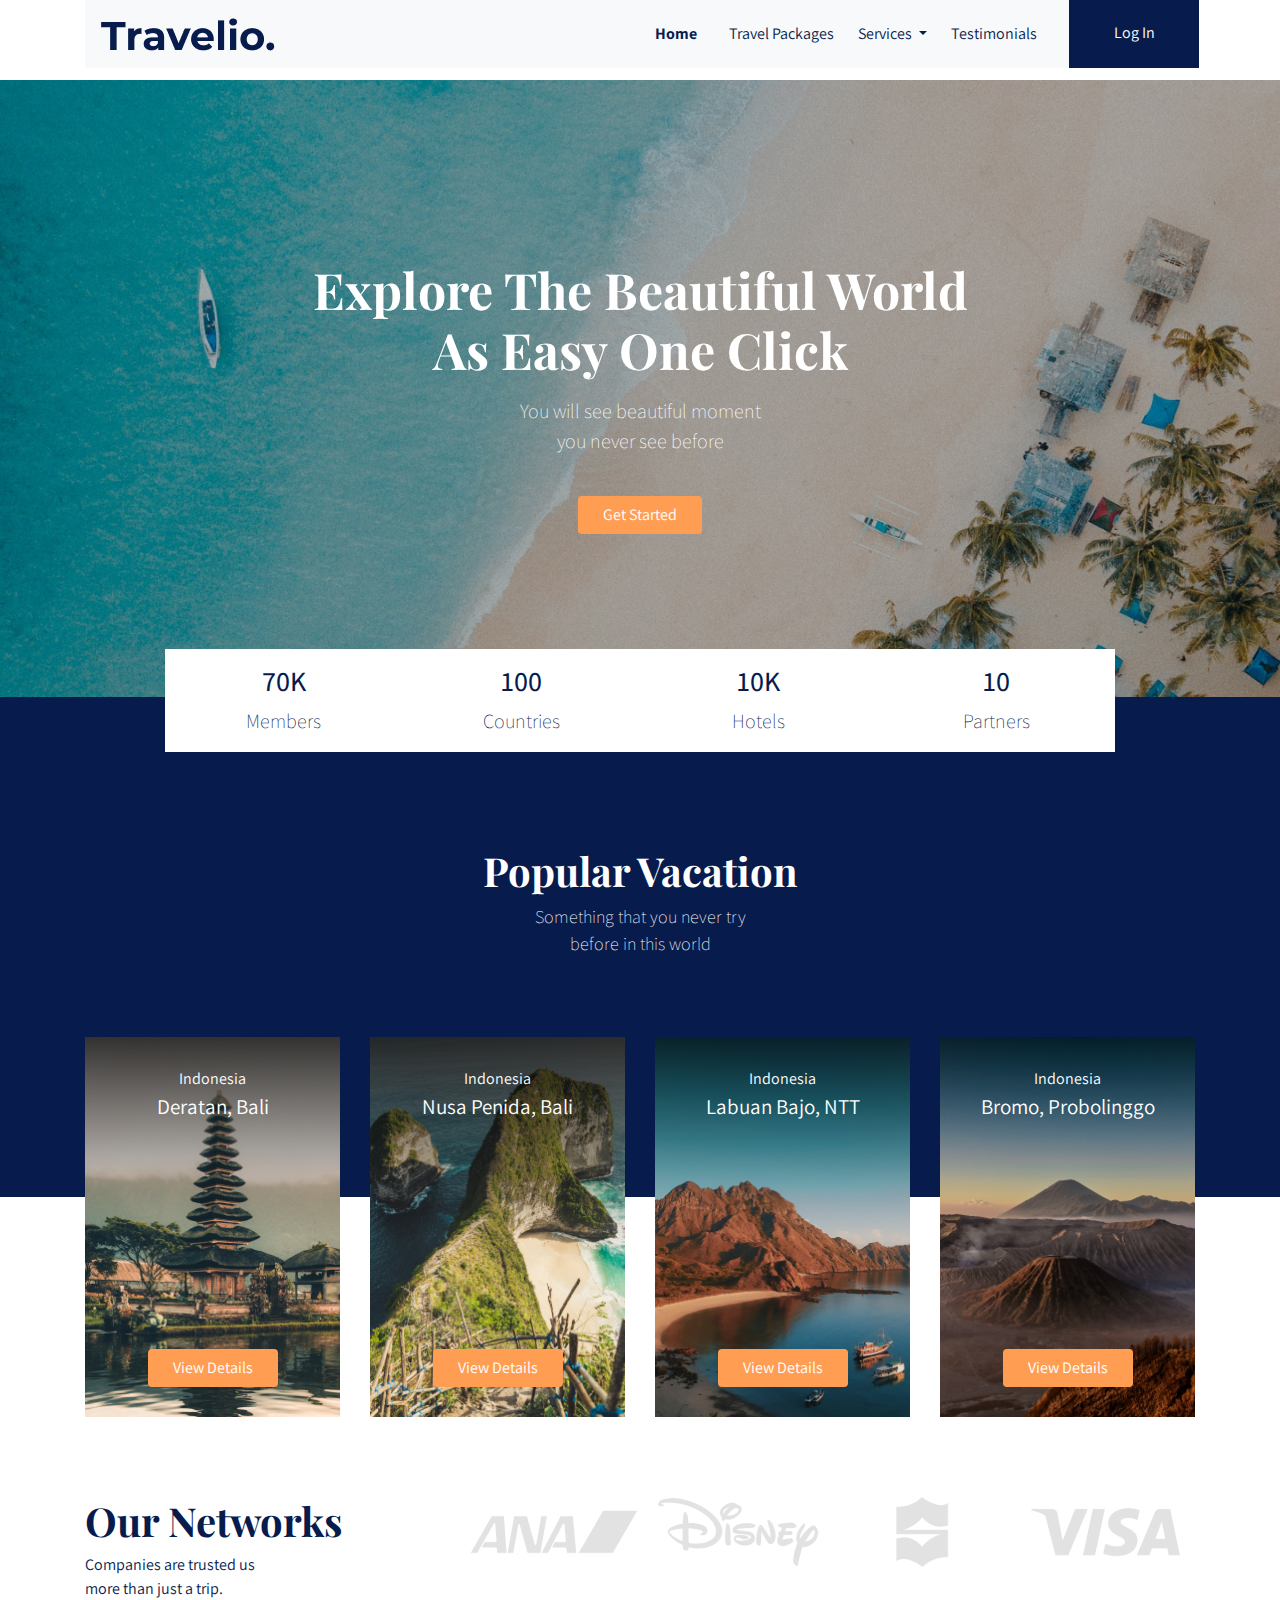
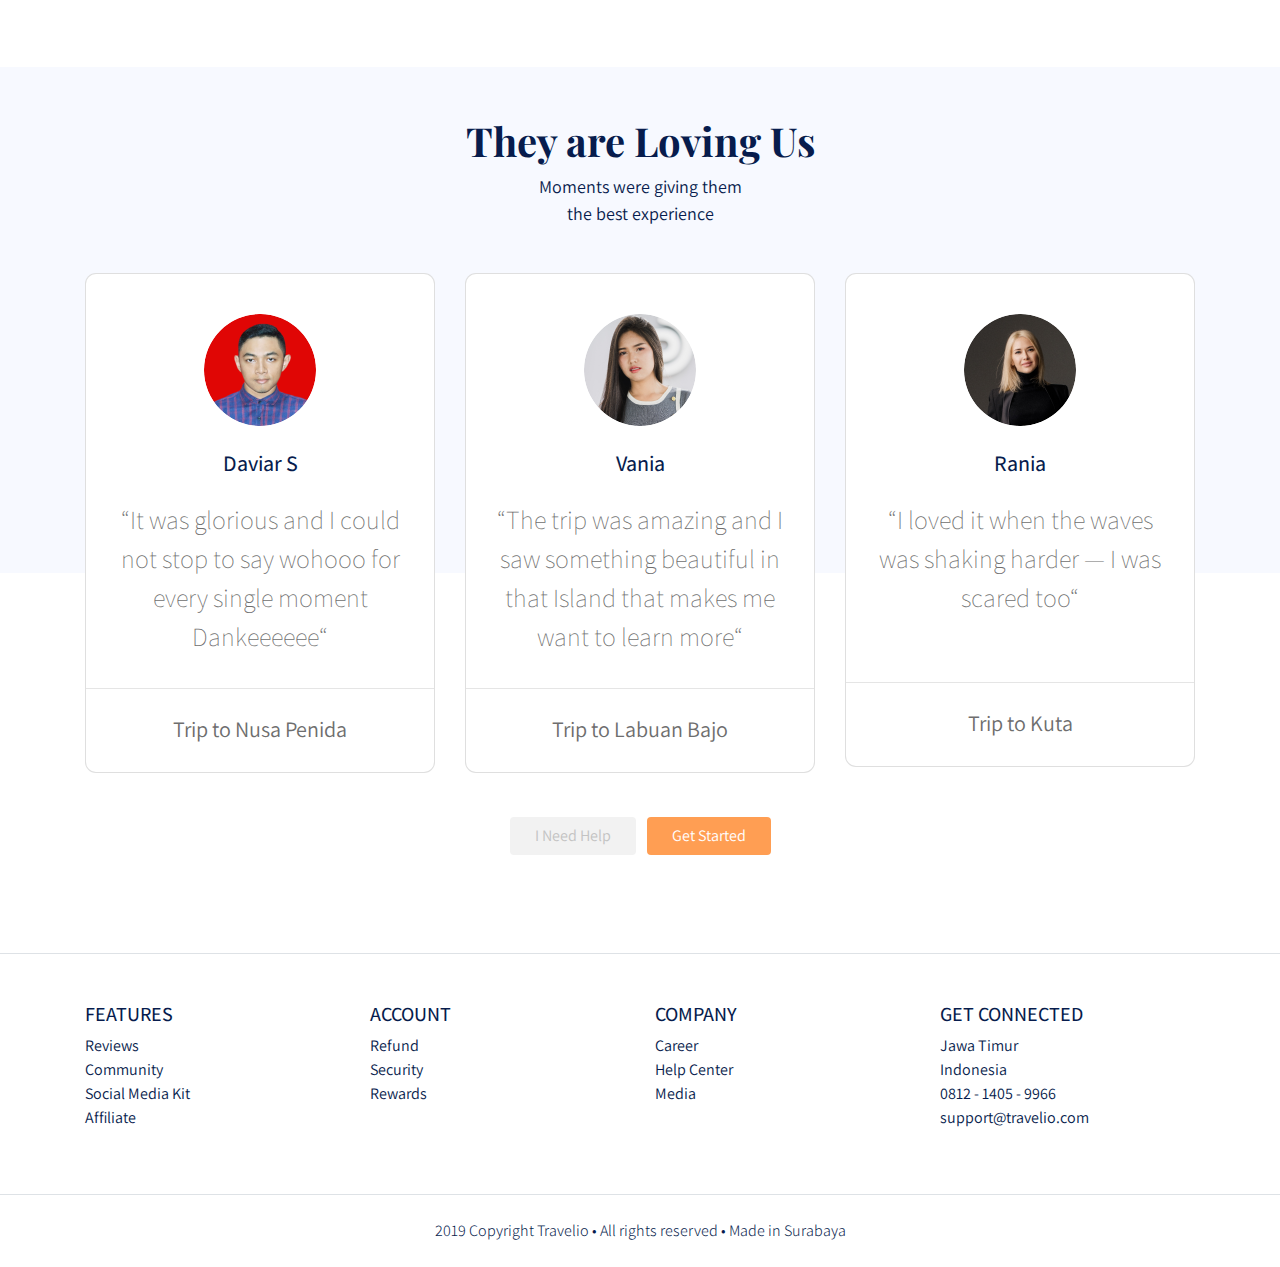
<file: index.html>
<!DOCTYPE html>
<html lang="en">
<head>
    <meta charset="UTF-8">
    <meta http-equiv="X-UA-Compatible" content="IE=edge">
    <meta name="viewport" content="width=device-width, initial-scale=1.0">
    <link rel="stylesheet" href="frontend/libraries/bootstrap/css/bootstrap.css">
    <link rel="stylesheet" href="frontend/styles/main.css">
    <link 
    href="https://fonts.googleapis.com/css2?family=Assistant:wght@200;300;400;500;600;700;800&family=Playfair+Display:wght@400;500;600;700;800&display=swap" 
    rel="stylesheet"
    >
    <title>Travelio</title>
</head>

<body> 

<!--Navbar  -->

     <div class="container fixed-top"> 
        <div class="navbar navbar-expand-lg navbar-light bg-light">
            <a href="#" class="navbar-brand">
                <img src="frontend/images/Travelio..png" alt="logo brand">
            </a>

            <!-- Hamburger Menu -->
            <button 
            class="navbar-toggler navbar-toggler-right"
            type="button"
            data-toggle="collapse"
            data-target="#navb"
            >
                <span class="navbar-toggler-icon"></span>
            </button>

            <!-- Menu -->

            <div class="collapse navbar-collapse" id="navb">
                <ul class="navbar-nav ml-auto mr-3">
                    <li class="nav-item mx-md-2">
                        <a href="" class="nav-link active">Home</a>
                    </li>
                    <li class="nav-item mx-md-2">
                        <a href="#" class="nav-link">Travel Packages</a>
                    </li>
                    <li class="nav-item dropdown">
                        <a 
                        href="#" 
                        class="nav-link dropdown-toggle" 
                        id="navbardrop"
                        data-toggle="dropdown"
                        >
                         Services
                        </a>
                     <div class="dropdown-menu">
                       <a href="" class="dropdown-item">Link</a>
                       <a href="" class="dropdown-item">Link</a>
                       <a href="" class="dropdown-item">Link</a>
                     </div>
                    </li>
                    <li class="nav-item mx-md-2">
                        <a href="" class="nav-link">Testimonials</a>
                    </li>
                </ul>

                <!-- Mobile Button -->

                <form class="form-inline d-sm-block d-md-none">
                    <button class="btn btn-login my-2 my-sm-0">
                        Log In
                    </button>
                </form>

                <!-- Dekstop Button -->

                <form class="form-inline my-2 my-lg-0 d-none d-md-block">
                    <button class="btn btn-login btn-navbar-right my-2 my-sm-0 px-4">
                        Log In
                    </button>
                </form>
            </div>
        </div>
    </div>

    <!-- Header -->
    <header class="text-center">
        <h1>
            Explore The Beautiful World
            <br>
            As Easy One Click
        </h1>

        <p class="mt-3">
            You will see beautiful moment
            <br>
            you never see before
        </p>

        <a href="#" class="btn btn-get-started px-4 mt-4">
            Get Started
        </a>
    </header>


    <main>

        <!-- Statistic -->

    <div class="container ">
        <div class="row justify-content-center">
            <div class="col-10 section-statistic">
                <div class="row statistic-details">
                    <div class="col-lg text-center">
                        <h3>70K</h3>
                        <p>Members</p>
                    </div>

                    <div class="col-lg text-center">
                        <h3>100</h3>
                        <p>Countries</p>
                    </div>

                    <div class="col-lg text-center">
                        <h3>10K</h3>
                        <p>Hotels</p>
                    </div>

                    <div class="col-lg text-center">
                        <h3>10</h3>
                        <p>Partners</p>
                    </div>
                </div>
            </div>
        </div>
    </div>
        

        <!-- Popular Vacation -->

        <section class="section-vacation" id="vacation">
            <div class="container">
                <div class="row">
                    <div class="section-popular-heading col text-center">
                        <h2>Popular Vacation
                        </h2>
                        <p>
                            Something that you never try 
                            <br>
                            before in this world

                        </p>
                    </div>
                </div>
            </div>
        </section>

        <section class="section-popular-content" id="popularContent">
            <div class="container">
                <div class="section-popular-travel row justify-content-center">
                    <div class="col-sm-6 col-md-4 col-lg-3">
                        <div class="card-travel text-center d-flex flex-column" style="background-image: url(frontend/images/vacation1.jpg);">
                            <div class="travel-contry">Indonesia</div>
                            <div class="travel-location">Deratan, Bali</div>
                            <div class="travel-button mt-auto">
                                <a href="details.html" class="btn btn-travel-details px-4">
                                    View Details
                                </a>
                            </div>
                        </div>
                    </div>

                    <div class="col-sm-6 col-md-4 col-lg-3">
                        <div class="card-travel text-center d-flex flex-column" style="background-image: url(frontend/images/vacation2.jpg);">
                            <div class="travel-contry">Indonesia</div>
                            <div class="travel-location">Nusa Penida, Bali</div>
                            <div class="travel-button mt-auto">
                                <a href="details.html" class="btn btn-travel-details px-4">
                                    View Details
                                </a>
                            </div>
                        </div>
                    </div>

                    <div class="col-sm-6 col-md-4 col-lg-3">
                        <div class="card-travel text-center d-flex flex-column" style="background-image: url(frontend/images/vacation3.jpg);">
                            <div class="travel-contry">Indonesia</div>
                            <div class="travel-location">Labuan Bajo, NTT</div>
                            <div class="travel-button mt-auto">
                                <a href="details.html" class="btn btn-travel-details px-4">
                                    View Details
                                </a>
                            </div>
                        </div>
                    </div>

                    <div class="col-sm-6 col-md-4 col-lg-3">
                        <div class="card-travel text-center d-flex flex-column" style="background-image: url(frontend/images/vacation4.jpg);">
                            <div class="travel-contry">Indonesia</div>
                            <div class="travel-location">Bromo, Probolinggo</div>
                            <div class="travel-button mt-auto">
                                <a href="#" class="btn btn-travel-details px-4">
                                    View Details
                                </a>
                            </div>
                        </div>
                    </div>
                </div>
            </div>
        </section>
        
        <section class="section-networks">
            <div class="container">
                <div class="row">
                    <div class="col-md-4">
                        <h2>Our Networks</h2>
                        <p>Companies are trusted us
                            <br>
                            more than just a trip.</p>
                    </div>

                    <div class="col-md-8 text-center">
                        <img 
                        src="frontend/images/partner.png" 
                        alt="logo partner" 
                        class="img-partner"
                        >
                    </div>
                </div>
            </div>
        </section>

        <section class="section-testimonial-heading">
            <div class="container">
                <div class="row">
                    <div class="col text-center">
                        <h2>They are Loving Us</h2>
                        <p>Moments were giving them 
                                <br>
                            the best experience</p>
                    </div>
                </div>
            </div>
        </section>

        <section class="section-testimonial-content" id="testimonialcontent">
            <div class="container">
                <div class="section-testimonial-travel row justify-content-center">
                    <div class="col-sm-6 col-md-6 col-lg-4">
                        <div class="card card-testimonial text-center">
                            <div class="testimonial-content">
                                <img 
                                src="frontend/images/testi1.png" 
                                alt="user"
                                class="mb-4 rounded-circle"
                                >
                                <h3 class="mb-4">Daviar S</h3>
                                <p class="testimonial">
                                    “It was glorious and I could 
                                    not stop to say wohooo for 
                                    every single moment
                                    Dankeeeeee“
                                </p>
                            </div>

                            <hr>
                            <p class="trip-to mt-2">
                                Trip to Nusa Penida
                            </p>
                        </div>
                    </div>

                    <div class="col-sm-6 col-md-6 col-lg-4">
                        <div class="card card-testimonial text-center">
                            <div class="testimonial-content">
                                <img 
                                src="frontend/images/testi2.png" 
                                alt="user"
                                class="mb-4 rounded-circle"
                                >
                                <h3 class="mb-4">Vania</h3>
                                <p class="testimonial">
                                    “The trip was amazing and
                                    I saw something beautiful in
                                    that Island that makes me
                                    want to learn more“
                                </p>
                            </div>

                            <hr>
                            <p class="trip-to mt-2">
                                Trip to Labuan Bajo
                            </p>
                        </div>
                    </div>

                    <div class="col-sm-6 col-md-6 col-lg-4">
                        <div class="card card-testimonial text-center">
                            <div class="testimonial-content">
                                <img 
                                src="frontend/images/testi3.png" 
                                alt="user"
                                class="mb-4 rounded-circle"
                                >
                                <h3 class="mb-4">Rania</h3>
                                <p class="testimonial">
                                    “I loved it when the waves
                                    was shaking harder — I was
                                    scared too“
                                </p>
                            </div>

                            <hr>
                            <p class="trip-to mt-2">
                                Trip to Kuta
                            </p>
                        </div>
                    </div>
                </div>

                <div class="row">
                    <div class="col-12 text-center">
                        <a href="#" class="btn btn-need-help px-4 mt-4 mx-1">
                            I Need Help
                        </a>

                        <a href="#" class="btn btn-get-started px-4 mt-4 mx-1">
                            Get Started
                        </a>
                    </div>
                </div>
            </div>
        </section>
    </main>

    <footer class="section-footer mt-5 mb-4 border-top">
        <div class="container pt-5 pb-5">
            <div class="row justify-content-center">
                <div class="col-12">
                    <div class="row">
                        <div class="col-12 col-lg-3">
                            <h5>FEATURES</h5>

                            <ul class="list-unstyled">
                                <li><a href="#">Reviews</a></li>
                                <li><a href="#">Community</a></li>
                                <li><a href="#">Social Media Kit</a></li>
                                <li><a href="#">Affiliate</a></li>
                            </ul>
                        </div>

                        <div class="col-12 col-lg-3">
                            <h5>ACCOUNT</h5>

                            <ul class="list-unstyled">
                                <li><a href="#">Refund</a></li>
                                <li><a href="#">Security</a></li>
                                <li><a href="#">Rewards</a></li>
                            </ul>
                        </div>

                        <div class="col-12 col-lg-3">
                            <h5>COMPANY</h5>

                            <ul class="list-unstyled">
                                <li><a href="#">Career</a></li>
                                <li><a href="#">Help  Center</a></li>
                                <li><a href="#">Media</a></li>
                            </ul>
                        </div>

                        <div class="col-12 col-lg-3">
                            <h5>GET CONNECTED</h5>

                            <ul class="list-unstyled">
                                <li><a href="#">Jawa Timur</a></li>
                                <li><a href="#">Indonesia</a></li>
                                <li><a href="#">0812 - 1405 - 9966</a></li>
                                <li><a href="#">support@travelio.com</a></li>
                            </ul>
                        </div>
                    </div>
                </div>
            </div>
        </div>

        <div class="container-fluid">
            <div class="row border-top justify-content-center align-items-center pt-4">
                <div class="col-auto text-gray-500 font-weight-light">
                    2019 Copyright Travelio • All rights reserved • Made in Surabaya
                </div>
            </div>
        </div>
    </footer>

    <script src="frontend/libraries/jquery/jquery-3.4.1.min.js"></script>
    <script src="frontend/libraries/bootstrap/js/bootstrap.js"></script>
    <script src="frontend/libraries/retina/retina.min.js"></script>
    
</body>
</html>
</file>
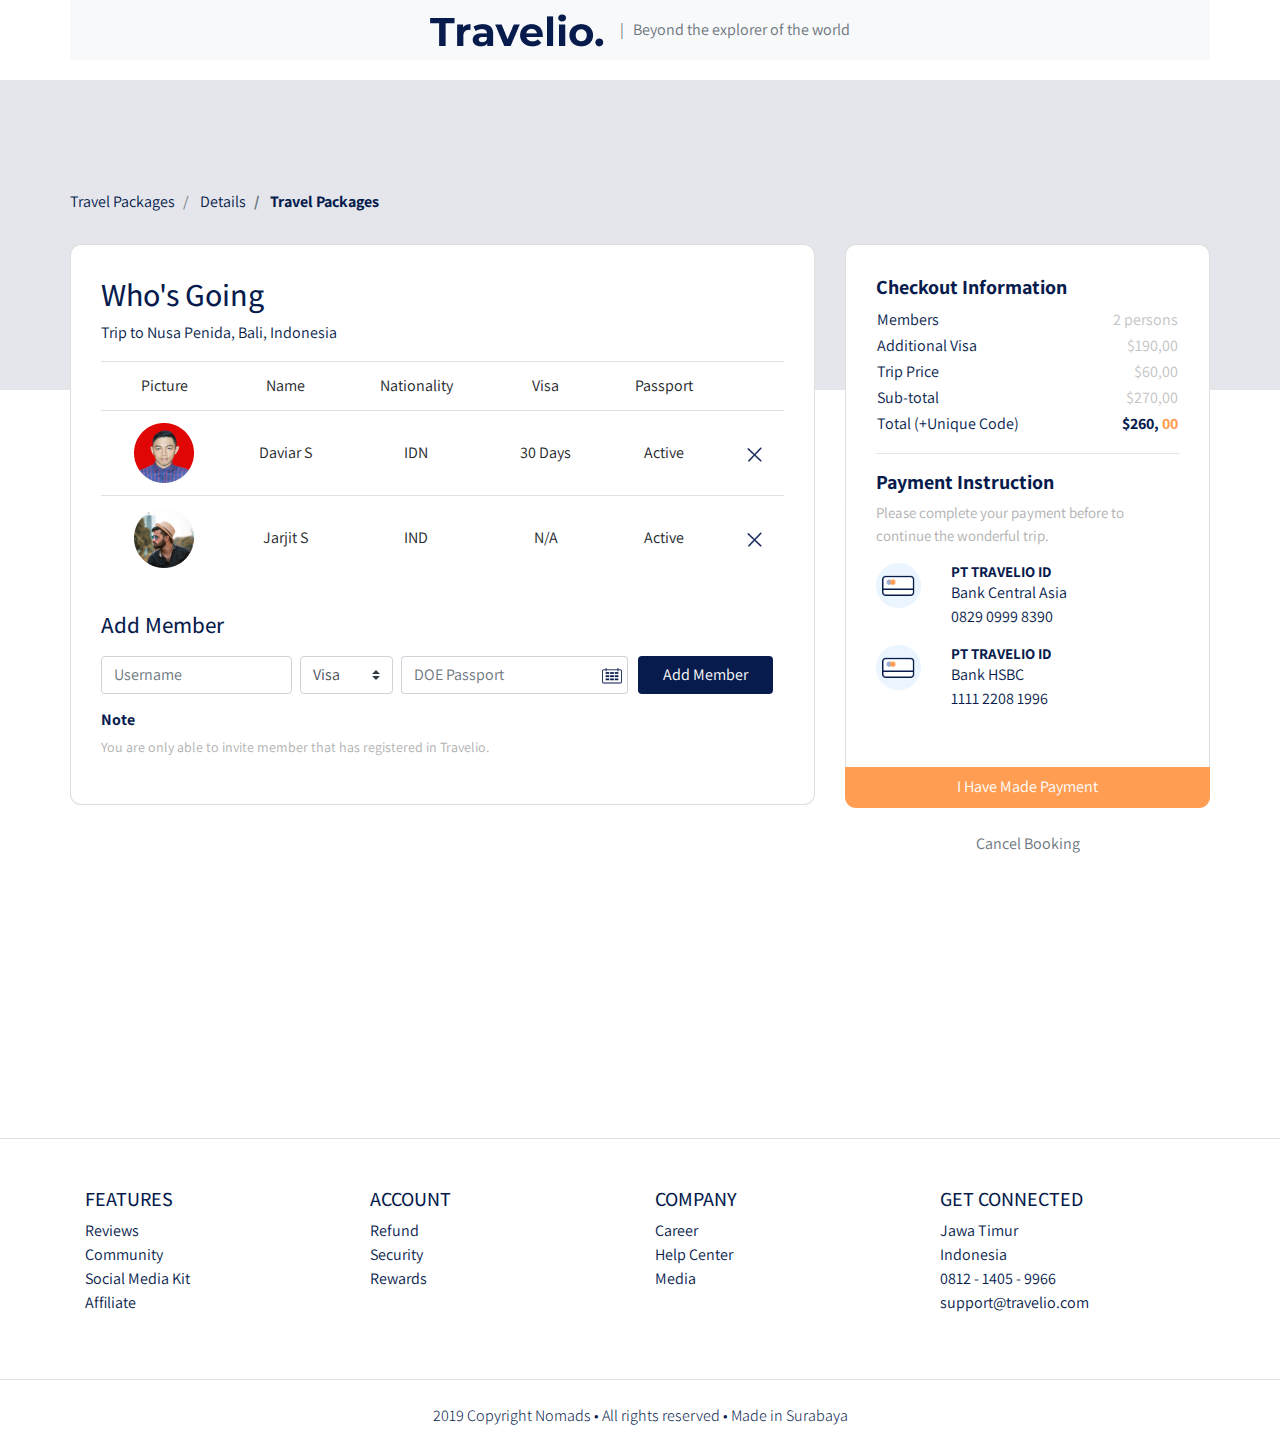
<file: checkout.html>
<!DOCTYPE html>
<html lang="en">
<head>
    <meta charset="UTF-8">
    <meta http-equiv="X-UA-Compatible" content="IE=edge">
    <meta name="viewport" content="width=device-width, initial-scale=1.0">
    <link rel="stylesheet" href="frontend/libraries/bootstrap/css/bootstrap.css">
    <link rel="stylesheet" href="frontend/styles/main.css">
    <link rel="stylesheet" href="frontend/libraries/gijgo/css/gijgo.min.css">
    <link rel="stylesheet" href="frontend/libraries/xzoom/xzoom.css">
    <link 
    href="https://fonts.googleapis.com/css2?family=Assistant:wght@200;300;400;500;600;700;800&family=Playfair+Display:wght@400;500;600;700;800&display=swap" 
    rel="stylesheet"
    >
    <title>Travelio</title>
</head>

<body> 

    <!-- Navbar -->

<div class="container fixed-top">
    <div class="row navbar navbar-expand navbar-light bg-light">
        <div class="navbar-nav ml-auto mr-auto mr-sm-auto mr-lg-0 mr-md-auto">
            <a href="#" class="navbar-brand">
                <img src="frontend/images/Travelio..png" alt="Logo">
            </a>
        </div>
        <ul class="navbar-nav mr-auto d-none d-lg-block">
            <li class="text-muted">
                <span>
                    | &nbsp; Beyond  the explorer of the world
                </span>
            </li>
        </ul>
    </div>
</div>

<main>
   <section class="section-details-header"></section>
   <section class="section-details-content">
       <div class="container">
           <div class="row">
               <div class="col p-0 pl-3 pl-lg-0">
                   <nav>
                       <ol class="breadcrumb">
                           <li class="breadcrumb-item">
                               Travel Packages
                           </li>
                           <li class="breadcrumb-item">
                                Details
                            </li>
                            <li class="breadcrumb-item active">
                                Travel Packages
                            </li>
                        </ol>
                   </nav>
               </div>
           </div>
           <div class="row checkout-details">
               <div class="col-lg-8 pl-lg-0">
                   <div class="card card-checkout-details">
                       <h2>Who's Going</h2>
                       <p>Trip to Nusa Penida, Bali, Indonesia</p>

                       <div class="attendee">
                           <table class="table table-responsive-sm text-center">
                               <thead>
                                   <tr>
                                       <td>Picture</td>
                                       <td>Name</td>
                                       <td>Nationality</td>
                                       <td>Visa</td>
                                       <td>Passport</td>
                                       <td></td>
                                   </tr>
                               </thead>
                               <tbody>
                                   <tr>
                                       <td>
                                           <img src="frontend/images/add member1.png" alt="" height="60">
                                       </td>
                                       <td class="align-middle">Daviar S</td>
                                       <td class="align-middle">IDN</td>
                                       <td class="align-middle">30 Days</td>
                                       <td class="align-middle">Active</td>
                                       <td class="align-middle">
                                           <img src="frontend/images/icon delete.png" alt="" height="15">
                                       </td>
                                   </tr>
                                   <tr>
                                       <td>
                                           <img src="frontend/images/add member2.png" alt="" height="60">
                                       </td>
                                       <td class="align-middle">Jarjit S</td>
                                       <td class="align-middle">IND</td>
                                       <td class="align-middle">N/A</td>
                                       <td class="align-middle">Active</td>
                                       <td class="align-middle">
                                           <img src="frontend/images/icon delete.png" alt="" height="15">
                                       </td>
                                   </tr>
                               </tbody>
                           </table>
                       </div>
                       <div class="member mt-3">
                           <h2 class="mb-3">Add Member</h2>

                           <form class="form-inline">
                               <label for="inputUsername" class="sr-only">Name</label>
                                    <input 
                                    type="text"
                                    class="form-control mb-2 mr-sm-2"
                                    placeholder="Username"
                                    >

                                <label for="customerPreference" class="sr-only">Preference</label>
                                    <select id="customerPreference" class="custom-select mb-2 mr-sm-2">
                                        <option value selected="Visa">Visa</option>
                                        <option value="30 Days">30 Days</option>
                                        <option value="Active">Active</option>
                                    </select>

                                <label for="doePassport" class="sr-only">Doe Passport</label>
                                    <div class="input-group mb-2 mr-sm-2">
                                        <input 
                                        type="text"
                                        class="form-inline datepicker"
                                        id="doePassport"
                                        placeholder="DOE Passport">
                                    </div>

                                <button type="submit" class="btn btn-add-member mb-2 px-4">
                                    Add Member
                                </button>
                           </form>
                       </div>
                       <h3 class="mt-2">Note</h3>
                       <p class="disclaimer">
                        You are only able to invite member that has registered in Travelio.
                       </p>
                   </div>
               </div>
               <div class="col-lg-4 pr-lg-0">
                   <div class="card card-checkout-right card-right">
                       <h2>Checkout Information</h2>

                       <table class="info-checkout">
                           <tr>
                               <th width="50%">Members</th>
                               <td width="50%" class="text-right">2 persons</td>
                           </tr>
                           <tr>
                                <th width="50%">Additional Visa</th>
                                <td width="50%" class="text-right">$190,00</td>
                           </tr>
                           <tr>
                                <th width="50%">Trip Price</th>
                                <td width="50%" class="text-right">$60,00</td>
                           </tr>
                           <tr>
                                <th width="50%">Sub-total</th>
                                <td width="50%" class="text-right">$270,00</td>
                           </tr>
                            <tr>
                                <th width="50%">Total (+Unique Code)</th>
                                <td width="50%" class="text-right text-total">
                                    <span class="text-blue">$260,</span>
                                    <span class="text-orange">00</span>
                                </td>
                           </tr>
                       </table>

                       <hr>

                       <h2>Payment Instruction</h2>
                       <p class="payment-instruction">
                           Please complete your payment before to 
                        continue the wonderful trip.</p>

                        <div class="bank">
                            <div class="bank-item">
                                <img src="frontend/images/icon payment.png" alt="" class="bank-image">
                                <div class="description">
                                    <h3>PT TRAVELIO ID</h3>
                                <p>Bank Central Asia
                                    <br>
                                    0829 0999 8390
                                </p>
                                </div>   
                                <div class="clearfix"></div>
                            </div>
                            <div class="bank-item">
                                <img src="frontend/images/icon payment.png" alt="" class="bank-image">
                                <div class="description">
                                    <h3>PT TRAVELIO ID</h3>
                                <p>Bank HSBC
                                    <br>
                                    1111 2208 1996
                                </p>
                                </div>
                                <div class="clearfix"></div>
                            </div>
                        </div>
                  </div>
                  <div class="join-container">
                    <a href="success.html" class="btn btn-block btn-join-now mt-3 py-2">
                        I Have Made Payment
                    </a>
                </div>
                <div class="mt-4 text-center">
                    <a href="details.html" class="text-muted">Cancel Booking</a>
                </div>
               </div>
           </div>
       </div>
   </section>
</main>

<footer class="section-footer mt-5 mb-4 border-top">
    <div class="container pt-5 pb-5">
        <div class="row justify-content-center">
            <div class="col-12">
                <div class="row">
                    <div class="col-12">
                        <div class="row">
                            <div class="col-12 col-lg-3">
                                <h5>FEATURES</h5>
                                <ul class="list-unstyled">
                                    <li><a href="#">Reviews</a></li>
                                    <li><a href="#">Community</a></li>
                                    <li><a href="#">Social Media Kit</a></li>
                                    <li><a href="#">Affiliate</a></li>
                                </ul>
                            </div>
    
                            <div class="col-12 col-lg-3">
                                <h5>ACCOUNT</h5>
    
                                <ul class="list-unstyled">
                                    <li><a href="#">Refund</a></li>
                                    <li><a href="#">Security</a></li>
                                    <li><a href="#">Rewards</a></li>
                                </ul>
                            </div>
    
                            <div class="col-12 col-lg-3">
                                <h5>COMPANY</h5>
    
                                <ul class="list-unstyled">
                                    <li><a href="#">Career</a></li>
                                    <li><a href="#">Help  Center</a></li>
                                    <li><a href="#">Media</a></li>
                                </ul>
                            </div>
    
                            <div class="col-12 col-lg-3">
                                <h5>GET CONNECTED</h5>
    
                                <ul class="list-unstyled">
                                    <li><a href="#">Jawa Timur</a></li>
                                    <li><a href="#">Indonesia</a></li>
                                    <li><a href="#">0812 - 1405 - 9966</a></li>
                                    <li><a href="#">support@travelio.com</a></li>
                                </ul>
                            </div>
                        </div>
                    </div>
                </div>
            </div>
        </div>
    </div>
    <div class="container-fluid">
        <div class="row justify-content-center text-center align-items-center border-top pt-4">
            <div class="col-auto text-grey-500 font-weight-light">
                2019 Copyright Nomads • All rights reserved • Made in Surabaya
            </div>
        </div>
    </div>
</footer>

    <script src="frontend/libraries/jquery/jquery-3.4.1.min.js"></script>
    <script src="frontend/libraries/bootstrap/js/bootstrap.js"></script>
    <script src="frontend/libraries/retina/retina.min.js"></script>
    <script src="frontend/libraries/xzoom/xzoom.min.js"></script>
    <script src="frontend/libraries/gijgo/js/gijgo.min.js"></script>


    <script>
        $(document).ready(function() {
            $('.xzoom, .xzoom-gallery').xzoom({
                zoomWidth: 500,
                title: false,
                tint: '#333',
                xOffset: 15,
            });

            $('.datepicker').datepicker({
                uiLibrary: 'bootstrap4',
                icons: {
                    rightIcon:'<img src="frontend/images/icon_doe.png" alt=" " />' 
                }
            });
        });
    </script>
    
</body>
</html>
</file>
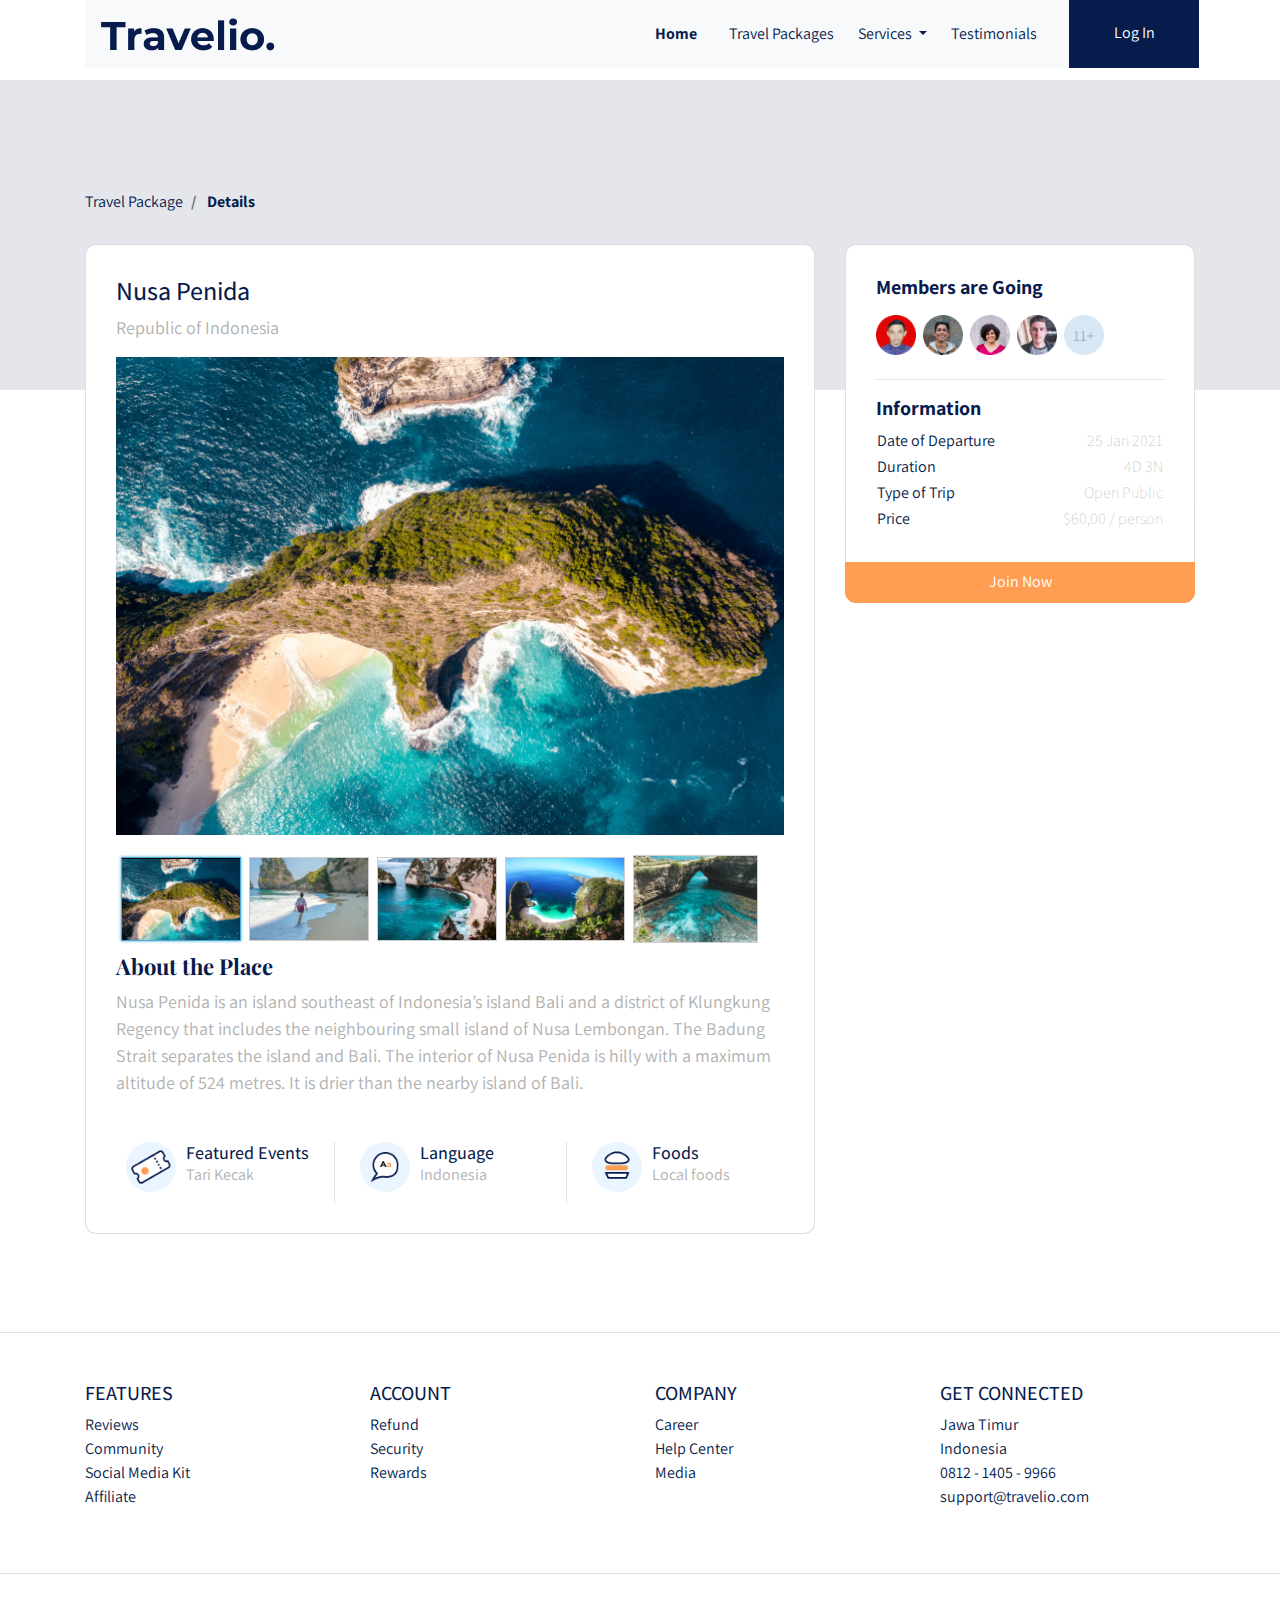
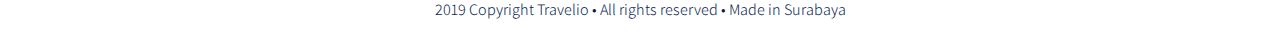
<file: details.html>
<!DOCTYPE html>
<html lang="en">
<head>
    <meta charset="UTF-8">
    <meta http-equiv="X-UA-Compatible" content="IE=edge">
    <meta name="viewport" content="width=device-width, initial-scale=1.0">
    <link rel="stylesheet" href="frontend/libraries/bootstrap/css/bootstrap.css">
    <link rel="stylesheet" href="frontend/styles/main.css">
    <link rel="stylesheet" href="frontend/libraries/xzoom/xzoom.css">
    <link 
    href="https://fonts.googleapis.com/css2?family=Assistant:wght@200;300;400;500;600;700;800&family=Playfair+Display:wght@400;500;600;700;800&display=swap" 
    rel="stylesheet"
    >
    <title>Travelio</title>
</head>

<body> 

<!--Navbar  -->

     <div class="container fixed-top"> 
        <div class="navbar navbar-expand-lg navbar-light bg-light">
            <a href="#" class="navbar-brand">
                <img src="frontend/images/Travelio..png" alt="logo brand">
            </a>

            <!-- Hamburger Menu -->
            <button 
            class="navbar-toggler navbar-toggler-right"
            type="button"
            data-toggle="collapse"
            data-target="#navb"
            >
                <span class="navbar-toggler-icon"></span>
            </button>

            <!-- Menu -->

            <div class="collapse navbar-collapse" id="navb">
                <ul class="navbar-nav ml-auto mr-3">
                    <li class="nav-item mx-md-2">
                        <a href="" class="nav-link active">Home</a>
                    </li>
                    <li class="nav-item mx-md-2">
                        <a href="#" class="nav-link">Travel Packages</a>
                    </li>
                    <li class="nav-item dropdown">
                        <a 
                        href="#" 
                        class="nav-link dropdown-toggle" 
                        id="navbardrop"
                        data-toggle="dropdown"
                        >
                         Services
                        </a>
                     <div class="dropdown-menu">
                       <a href="" class="dropdown-item">Link</a>
                       <a href="" class="dropdown-item">Link</a>
                       <a href="" class="dropdown-item">Link</a>
                     </div>
                    </li>
                    <li class="nav-item mx-md-2">
                        <a href="" class="nav-link">Testimonials</a>
                    </li>
                </ul>

                <!-- Mobile Button -->

                <form class="form-inline d-sm-block d-md-none">
                    <button class="btn btn-login my-2 my-sm-0">
                        Log In
                    </button>
                </form>

                <!-- Dekstop Button -->

                <form class="form-inline my-2 my-lg-0 d-none d-md-block">
                    <button class="btn btn-login btn-navbar-right my-2 my-sm-0 px-4">
                        Log In
                    </button>
                </form>
            </div>
        </div>
    </div>

   <main>
       <section class="section-details-header"></section>
       <section class="section-details-content">
           <div class="container">
               <div class="row">
                   <div class="col">
                       <nav>
                           <ol class="breadcrumb">
                               <li class="breadcrumb-item">
                                   Travel Package
                               </li>
                               <li class="breadcrumb-item active">
                                   Details
                               </li>
                           </ol>
                       </nav>
                   </div>
               </div>
               <div class="row place-details">
                   <div class="col-lg-8">
                       <div class="card card-place-details">
                           <h1>Nusa Penida</h1>
                           <p>Republic of Indonesia</p>

                           <div class="gallery">
                                <div class="xzoom-container">
                                    <img 
                                    src="frontend/images/mainpictgrit.jpg" 
                                    alt=""
                                    class="xzoom"
                                    id="xzoom-default"
                                    xoriginal="frontend/images/mainpictgrit.jpg"
                                    >
                                </div>

                                <div class="xzoom-thumbnails">
                                    <a href="frontend/images/gritpict1.jpg">
                                        <img 
                                        src="frontend/images/gritpict1.jpg" 
                                        class="xzoom-gallery"
                                        width="120"
                                        xpreview="frontend/images/gritpict1.jpg"
                                        >
                                    </a>

                                    <a href="frontend/images/gridpict 2.jpg">
                                        <img 
                                        src="frontend/images/gridpict 2.jpg" 
                                        class="xzoom-gallery"
                                        width="120"
                                        xpreview="frontend/images/gridpict 2.jpg"
                                        >
                                    </a>

                                    <a href="frontend/images/gridpict 3.jpg">
                                        <img 
                                        src="frontend/images/gridpict 3.jpg" 
                                        class="xzoom-gallery"
                                        width="120"
                                        xpreview="frontend/images/gridpict 3.jpg"
                                        >
                                    </a>

                                    <a href="frontend/images/gridpict 4.jpg">
                                        <img 
                                        src="frontend/images/gridpict 4.jpg" 
                                        class="xzoom-gallery"
                                        width="120"
                                        xpreview="frontend/images/gridpict 4.jpg"
                                        >
                                    </a>

                                    <a href="frontend/images/gridpict 5.jpg">
                                        <img 
                                        src="frontend/images/gridpict 5.jpg" 
                                        class="xzoom-gallery"
                                        width="125"
                                        xpreview="frontend/images/gridpict 5.jpg"
                                        >
                                    </a>
                                </div>
                           </div>

                           <h2>About the Place</h2>

                           <p>
                            Nusa Penida is an island southeast of Indonesia’s island Bali 
                            and a district of Klungkung Regency that includes the neighbouring 
                            small island of Nusa Lembongan. The Badung  Strait separates 
                            the island and Bali. The interior of Nusa Penida is hilly with a maximum 
                            altitude of 524 metres. It is drier than the nearby island of Bali.
                        </p>

                        <div class="row features">
                            <div class="col-md-4">
                                <div class="description">
                                    <img 
                                    src="frontend/images/icon event.png" 
                                    alt="" 
                                    class="features-image"
                                    >
                                    <div class="description">
                                        <h3>Featured Events</h3>
                                        <p>Tari Kecak</p>
                                    </div>
                                </div>
                            </div>

                            <div class="col-md-4 border-left">
                                <div class="description">
                                    <img 
                                    src="frontend/images/icon lenguage.png" 
                                    alt="" 
                                    class="features-image"
                                    >
                                    <div class="description">
                                        <h3>Language</h3>
                                        <p>Indonesia</p>
                                    </div>
                                </div>
                            </div>

                            <div class="col-md-4 border-left">
                                <div class="description">
                                    <img 
                                    src="frontend/images/icon foods.png" 
                                    alt="" 
                                    class="features-image"
                                    >
                                    <div class="description">
                                        <h3>Foods</h3>
                                        <p>Local foods</p>
                                    </div>
                                </div>
                            </div>
                        </div>
                       </div>
                   </div>
                   <div class="col-lg-4">
                       <div class="card card-place-details card-right">
                           <h2>Members are Going</h2>
                           <div class="members my-2">
                                <img 
                                src="frontend/images/member1.png"
                                class="member-image mr-1"
                                >
                                <img 
                                src="frontend/images/member2.png"
                                class="member-image mr-1"
                                >
                                <img 
                                src="frontend/images/member3.png"
                                class="member-image mr-1"
                                >
                                <img 
                                src="frontend/images/member4.png"
                                class="member-image mr-1"
                                >
                                <img 
                                src="frontend/images/member5.png"
                                class="member-image mr-1"
                                >
                           </div>

                           <hr>

                           <h2>Information</h2>
                           <table class="trip-information">
                               <tr>
                                   <th width="50%">Date of Departure</th>
                                   <td width="50%" class="text-right">25 Jan 2021</td>
                               </tr>
                               <tr>
                                   <th width="50%">Duration</th>
                                   <td width="50%" class="text-right">4D 3N</td>
                               </tr>
                               <tr>
                                <th width="50%">Type of Trip</th>
                                <td width="50%" class="text-right">Open Public</td>
                            </tr>
                            <tr>
                                <th width="50%">Price</th>
                                <td width="50%" class="text-right">$60,00 / person</td>
                            </tr>
                           </table>
                       </div>

                       <div class="join-container">
                        <a href="checkout.html" class="btn btn-block btn-join-now mt-3 py-2">
                            Join Now
                        </a>
                    </div>
                   </div>
               </div>
           </div>
       </section>
   </main>

    <footer class="section-footer mt-5 mb-4 border-top">
        <div class="container pt-5 pb-5">
            <div class="row justify-content-center">
                <div class="col-12">
                    <div class="row">
                        <div class="col-12 col-lg-3">
                            <h5>FEATURES</h5>

                            <ul class="list-unstyled">
                                <li><a href="#">Reviews</a></li>
                                <li><a href="#">Community</a></li>
                                <li><a href="#">Social Media Kit</a></li>
                                <li><a href="#">Affiliate</a></li>
                            </ul>
                        </div>

                        <div class="col-12 col-lg-3">
                            <h5>ACCOUNT</h5>

                            <ul class="list-unstyled">
                                <li><a href="#">Refund</a></li>
                                <li><a href="#">Security</a></li>
                                <li><a href="#">Rewards</a></li>
                            </ul>
                        </div>

                        <div class="col-12 col-lg-3">
                            <h5>COMPANY</h5>

                            <ul class="list-unstyled">
                                <li><a href="#">Career</a></li>
                                <li><a href="#">Help  Center</a></li>
                                <li><a href="#">Media</a></li>
                            </ul>
                        </div>

                        <div class="col-12 col-lg-3">
                            <h5>GET CONNECTED</h5>

                            <ul class="list-unstyled">
                                <li><a href="#">Jawa Timur</a></li>
                                <li><a href="#">Indonesia</a></li>
                                <li><a href="#">0812 - 1405 - 9966</a></li>
                                <li><a href="#">support@travelio.com</a></li>
                            </ul>
                        </div>
                    </div>
                </div>
            </div>
        </div>

        <div class="container-fluid">
            <div class="row border-top justify-content-center align-items-center pt-4">
                <div class="col-auto text-gray-500 font-weight-light">
                    2019 Copyright Travelio • All rights reserved • Made in Surabaya
                </div>
            </div>
        </div>
    </footer>

    <script src="frontend/libraries/jquery/jquery-3.4.1.min.js"></script>
    <script src="frontend/libraries/bootstrap/js/bootstrap.js"></script>
    <script src="frontend/libraries/retina/retina.min.js"></script>
    <script src="frontend/libraries/xzoom/xzoom.min.js"></script>
    <script>
        $(document).ready(function() {
            $('.xzoom, .xzoom-gallery').xzoom({
                zoomWidth: 500,
                title: false,
                tint: '#333',
                xOffset: 15,
            });
        });
    </script>
    
</body>
</html>
</file>
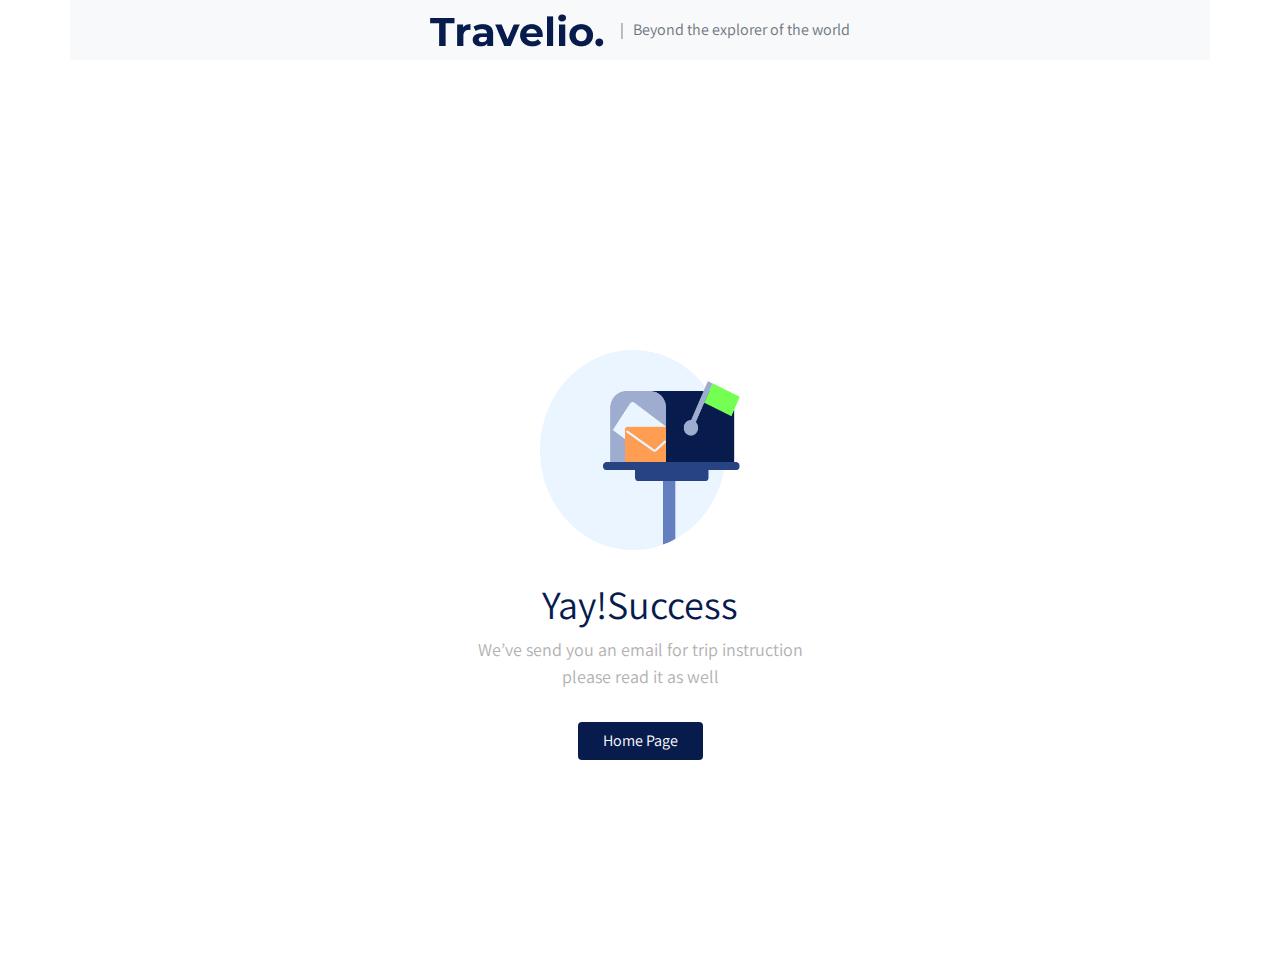
<file: success.html>
<!DOCTYPE html>
<html lang="en">
<head>
    <meta charset="UTF-8">
    <meta http-equiv="X-UA-Compatible" content="IE=edge">
    <meta name="viewport" content="width=device-width, initial-scale=1.0">
    <link rel="stylesheet" href="frontend/libraries/bootstrap/css/bootstrap.css">
    <link rel="stylesheet" href="frontend/styles/main.css">
    <link rel="stylesheet" href="frontend/libraries/gijgo/css/gijgo.min.css">
    <link rel="stylesheet" href="frontend/libraries/xzoom/xzoom.css">
    <link 
    href="https://fonts.googleapis.com/css2?family=Assistant:wght@200;300;400;500;600;700;800&family=Playfair+Display:wght@400;500;600;700;800&display=swap" 
    rel="stylesheet"
    >
    <title>Travelio</title>
</head>

<body> 

    <!-- Navbar -->

<div class="container fixed-top">
    <div class="row navbar navbar-expand navbar-light bg-light">
        <div class="navbar-nav ml-auto mr-auto mr-sm-auto mr-lg-0 mr-md-auto">
            <a href="#" class="navbar-brand">
                <img src="frontend/images/Travelio..png" alt="">
            </a>
        </div>
        <ul class="navbar-nav mr-auto d-none d-lg-block">
            <li class="text-muted">
                <span>
                    | &nbsp; Beyond  the explorer of the world
                </span>
            </li>
        </ul>
    </div>
</div>

<main>
    <div class="section-success d-flex align-items-center">
        <div class="col text-center">
            <img src="frontend/images/illustration.png" alt="" class="illustration">
            <h2>Yay!Success</h2>
           <p>
            We’ve send you an email for trip instruction 
            <br>
            please read it as well            
           </p>
           <a href="index.html" class="btn btn-home-page mt-3 px-4">Home Page</a>
        </div>
    </div>
</main>



    <script src="frontend/libraries/jquery/jquery-3.4.1.min.js"></script>
    <script src="frontend/libraries/bootstrap/js/bootstrap.js"></script>
    <script src="frontend/libraries/retina/retina.min.js"></script>
    <script src="frontend/libraries/xzoom/xzoom.min.js"></script>
    <script src="frontend/libraries/gijgo/js/gijgo.min.js"></script>


    <script>
        $(document).ready(function() {
            $('.xzoom, .xzoom-gallery').xzoom({
                zoomWidth: 500,
                title: false,
                tint: '#333',
                xOffset: 15,
            });

            $('.datepicker').datepicker({
                uiLibrary: 'bootstrap4',
                icons: {
                    rightIcon:'<img src="frontend/images/icon_doe.png" alt=" " />' 
                }
            });
        });
    </script>
    
</body>
</html>
</file>
<file: frontend/styles/main.css>
body {
  background-color: #fff;
  font-family: 'Assistant', sans-serif;
  color: #071C4D;
  margin-top: 150px;
}

.navbar-brand img {
  max-height: 40px;
}

.btn-navbar-right {
  margin-top: -10px !important;
  margin-bottom: -8px !important;
  margin-right: -20px !important;
  height: 70px;
  width: 130px;
  border-radius: 0;
}

.navbar-light .navbar-nav .nav-link {
  color: #071C4D;
}

.navbar-light .navbar-nav .nav-link.active {
  font-weight: bold;
  color: #071C4D !important;
}

.btn-login {
  background-color: #071C4D;
  color: #fff;
}

.btn-login:hover {
  background-color: #264180;
  color: #fff;
}

header {
  padding: 180px 0 165px;
  margin-top: -70px;
  background-image: url("../images/header.jpg");
  background-size: cover;
  background-position: center;
}

header h1, header p {
  color: #fff;
}

header h1 {
  font-family: 'Playfair Display', sans-serif;
  font-weight: bold;
  font-size: 50px;
  color: #fff;
}

header p {
  font-size: 20px;
  font-weight: lighter;
}

header .btn-get-started {
  background-color: #FF9E53;
  color: #fff;
}

header .btn-get-started:hover {
  background-color: #FFB175;
  color: #fff;
}

.section-statistic {
  margin: -100px 15px 0;
}

.section-statistic .statistic-details {
  background-color: #fff;
  padding-top: 15px;
}

.section-statistic h2 {
  font-size: 18px;
  margin-bottom: 0;
}

.section-statistic p {
  font-size: 16px;
  font-weight: lighter;
}

.section-vacation {
  min-height: 800px;
  background-color: #071C4D;
  margin-top: -320px;
  margin-bottom: -10px;
}

.section-vacation .section-popular-heading {
  margin-top: 420px;
}

.section-vacation .section-popular-heading h2, .section-vacation .section-popular-heading p {
  color: #fff;
}

.section-vacation .section-popular-heading h2 {
  font-family: 'Playfair Display', sans-serif;
  font-size: 40px;
  font-weight: bold;
}

.section-vacation .section-popular-heading p {
  font-size: 18px;
  font-weight: lighter;
}

.section-popular-content {
  margin-top: -270px;
}

.section-popular-content .section-popular-travel .card-travel {
  min-height: 380px;
  background: #3b3b3b;
  color: #fff;
  padding: 30px;
  margin-top: 50px;
  margin-bottom: 30px;
  background-size: cover;
}

.section-popular-content .section-popular-travel .card-travel .travel-country {
  font-size: 18px;
  color: #fff;
}

.section-popular-content .section-popular-travel .card-travel .travel-location {
  font-size: 21px;
  color: #fff;
}

.section-popular-content .section-popular-travel .card-travel .travel-button .btn-travel-details {
  background-color: #FF9E53;
  color: #fff;
}

.section-popular-content .section-popular-travel .card-travel .travel-button .btn-travel-details:hover {
  color: #fff;
  background-color: #FFB175;
}

.section-networks {
  background-color: #fff;
  margin-top: -230px;
  padding-top: 280px;
  padding-bottom: 50px;
}

.section-networks h2 {
  font-family: 'Playfair Display', sans-serif;
  font-weight: bold;
  font-size: 40px;
}

.section-networks img {
  max-width: 100%;
}

.section-testimonial-heading {
  background: -webkit-gradient(linear, left top, left bottom, from(#F7F9FF), to(#F7F9FF));
  background: linear-gradient(180deg, #F7F9FF 0%, #F7F9FF 100%);
  padding-top: 50px;
  min-height: 506px;
}

.section-testimonial-heading h2 {
  font-family: 'Playfair Display', sans-serif;
  font-weight: bold;
  font-size: 40px;
}

.section-testimonial-heading p {
  font-size: 18px;
}

.section-testimonial-content {
  margin-top: -300px;
  padding-bottom: 50px;
}

.section-testimonial-content .card-testimonial {
  padding: 40px 20px 10px;
  border-radius: 11px;
  margin-bottom: 20px;
}

.section-testimonial-content .testimonial-content {
  min-height: 200px;
}

.section-testimonial-content h3 {
  font-size: 22px;
}

.section-testimonial-content .testimonial {
  font-weight: 200;
  font-size: 26px;
  color: #6e6e6e;
  min-height: 150px;
}

.section-testimonial-content hr {
  margin-left: -20px;
  margin-right: -20px;
}

.section-testimonial-content .trip-to {
  font-weight: normal;
  font-size: 22px;
  color: #6e6e6e;
}

.btn-get-started {
  background-color: #FF9E53;
  color: #fff;
}

.btn-get-started:hover {
  background-color: #FFB175;
  color: #fff;
}

.btn-need-help {
  background-color: #f2f2f2;
  color: #c3c3c3;
}

.btn-need-help:hover {
  background-color: #fafafa;
  color: #c3c3c3;
}

.section-footer a {
  color: #071C4D;
}

.section-details-header {
  min-height: 310px;
  background-color: #e4e6eb;
  margin-top: -70px;
}

.section-details-content {
  margin-top: -200px;
  min-height: 100vh;
}

.section-details-content .breadcrumb {
  background-color: transparent;
  padding: 0;
  margin-bottom: 30px;
}

.section-details-content .breadcrumb-item.active {
  font-weight: bold;
  color: #071C4D;
}

.section-details-content .card-place-details {
  padding: 30px;
  border-radius: 11px;
  margin-bottom: 50px;
}

.section-details-content .card-place-details h1 {
  font-size: 26px;
}

.section-details-content .card-place-details h2 {
  font-family: 'Playfair Display', sans-serif;
  font-weight: bold;
  font-size: 22px;
}

.section-details-content .card-place-details p {
  font-size: 18px;
  color: #b1b1b1;
}

.section-details-content .gallery .xzoom-container {
  display: block;
}

.section-details-content .gallery .xzoom-container .xzoom {
  max-width: 100%;
  -webkit-box-shadow: none;
          box-shadow: none;
  margin-bottom: 20px;
}

.section-details-content .gallery .xzoom-container .xactive {
  border: 4px solid #1abc9c;
  -webkit-box-shadow: none;
          box-shadow: none;
}

.section-details-content .features {
  margin-top: 30px;
}

.section-details-content .features h3 {
  font-size: 18px;
  margin-bottom: 0;
}

.section-details-content .features p {
  font-size: 16px;
}

.section-details-content .features .features-image {
  width: 50px;
  height: 50px;
  float: left;
}

.section-details-content .features .description {
  margin-left: 10px;
  float: left;
  overflow: hidden;
}

.section-details-content .card-right {
  border-radius: 11px 11px 0 0;
  border-bottom: none;
  margin-bottom: 0;
}

.section-details-content .card-right h2 {
  font-family: 'Assistant', sans-serif;
  font-weight: bold;
  font-size: 20px;
}

.section-details-content .card-right th {
  font-family: 'Assistant', sans-serif;
  font-weight: normal;
  color: #071C4D;
}

.section-details-content .card-right tr {
  font-weight: lighter;
  color: #c3c3c3;
}

.section-details-content .join-container {
  margin-top: -17px;
}

.section-details-content .join-container .btn-join-now {
  background-color: #FF9E53;
  color: #fff;
  border-radius: 0 0 11px 11px;
}

.section-details-content .join-container .btn-join-now:hover {
  background-color: #FFB175;
  color: #fff;
}

.section-details-content .members .member-image {
  width: 40px;
  height: 40px;
}

.section-details-content .card-checkout-details {
  border-radius: 11px;
  padding: 30px;
  margin-bottom: 3em;
}

.section-details-content .card-checkout-details .member h2 {
  font-size: 23px;
}

.section-details-content .card-checkout-details .gj-datepicker .datepicker {
  border-right: 0;
}

.section-details-content .card-checkout-details .input-group-append {
  padding-right: 2px;
}

.section-details-content .card-checkout-details .btn-add-member {
  background-color: #071C4D;
  color: #fff;
}

.section-details-content .card-checkout-details .btn-add-member:hover {
  background-color: #264180;
  color: #fff;
}

.section-details-content .card-checkout-details h3 {
  font-size: 16px;
  font-weight: bold;
}

.section-details-content .card-checkout-details .disclaimer {
  font-size: 14px;
  color: #b1b1b1;
}

.section-details-content .card-checkout-right {
  padding: 30px;
}

.section-details-content .card-checkout-right .info-checkout th {
  font-weight: normal;
  color: #071C4D;
}

.section-details-content .card-checkout-right .info-checkout td {
  font-weight: normal;
}

.section-details-content .card-checkout-right .info-checkout .text-total .text-blue {
  color: #071C4D;
  font-weight: bold;
}

.section-details-content .card-checkout-right .info-checkout .text-total .text-orange {
  color: #FF9E53;
  font-weight: bold;
}

.section-details-content .payment-instruction {
  font-size: 15px;
  color: #b1b1b1;
}

.section-details-content .bank {
  margin-bottom: 10px;
}

.section-details-content .bank .bank-item h3 {
  font-size: 15px;
  font-weight: bold;
  margin-bottom: 0;
}

.section-details-content .bank .bank-item .description {
  margin-left: 30px;
  float: left;
  overflow: hidden;
}

.section-details-content .bank .bank-item .bank-image {
  width: 45px;
  height: 45px;
  float: left;
}

.section-success {
  height: 90vh;
}

.section-success .illustration {
  width: 200px;
  height: 200px;
  margin-bottom: 30px;
}

.section-success h2 {
  font-weight: normal;
  font-size: 40px;
}

.section-success p {
  font-size: 18px;
  color: #b1b1b1;
}

.section-success .btn-home-page {
  background-color: #071C4D;
  color: #fff;
}

.section-success .btn-home-page:hover {
  background-color: #264180;
  color: #fff;
}

@media (min-width: 992px) {
  .section-statistic {
    margin: -50px 15px 0;
  }
  .section-statistic .statistic-details {
    background-color: #fff;
    padding-top: 15px;
  }
  .section-statistic h2 {
    font-size: 25px;
    margin-bottom: 0;
  }
  .section-statistic p {
    font-size: 20px;
    font-weight: lighter;
  }
  .section-vacation {
    min-height: 500px;
    background-color: #071C4D;
    margin-top: -55px;
    margin-bottom: -10px;
  }
  .section-vacation .section-popular-heading {
    margin-top: 150px;
  }
  .section-vacation .section-popular-heading h2, .section-vacation .section-popular-heading p {
    color: #fff;
  }
  .section-vacation .section-popular-heading h2 {
    font-family: 'Playfair Display', sans-serif;
    font-size: 40px;
    font-weight: bold;
  }
  .section-vacation .section-popular-heading p {
    font-size: 18px;
    font-weight: lighter;
  }
  .section-popular-content {
    margin-top: -210px;
  }
  .section-popular-content .section-popular-travel .card-travel {
    min-height: 380px;
    background: #3b3b3b;
    color: #fff;
    padding: 30px;
    margin-top: 50px;
    margin-bottom: 30px;
    background-size: cover;
  }
  .section-popular-content .section-popular-travel .card-travel .travel-country {
    font-size: 18px;
    color: #fff;
  }
  .section-popular-content .section-popular-travel .card-travel .travel-location {
    font-size: 21px;
    color: #fff;
  }
  .section-popular-content .section-popular-travel .card-travel .travel-button .btn-travel-details {
    background-color: #FF9E53;
    color: #fff;
  }
  .section-popular-content .section-popular-travel .card-travel .travel-button .btn-travel-details:hover {
    color: #fff;
    background-color: #FFB175;
  }
}
/*# sourceMappingURL=main.css.map */
</file>
<file: frontend/libraries/gijgo/css/gijgo.min.css>
.gj-button-md,.gj-text-align-center{text-align:center}.gj-button-md,.gj-modal{overflow:hidden;outline:0}.gj-button-md,.gj-button-md-group{position:relative;vertical-align:middle}.gj-button,.gj-button-md,.gj-cursor-pointer{cursor:pointer}.gj-button{background-color:#f5f5f5;border:1px solid #ddd;color:#000;border-radius:3px;padding:6px 10px}.gj-unselectable{-webkit-touch-callout:none;-webkit-user-select:none;-khtml-user-select:none;-moz-user-select:none;-ms-user-select:none;user-select:none}.gj-row{display:-webkit-box;display:-ms-flexbox;display:flex;-ms-flex-wrap:wrap;flex-wrap:wrap}.gj-margin-left-5{margin-left:5px}.gj-margin-left-10{margin-left:10px}.gj-width-full{width:100%}.gj-font-size-16{font-size:16px}.gj-hidden{display:none}.gj-button-md{background:0 0;border:none;border-radius:2px;color:rgba(0,0,0,.87);height:36px;margin:0;min-width:64px;padding:0 16px;display:inline-block;font-family:Roboto,Helvetica,Arial,sans-serif;font-size:1rem;font-weight:500;text-transform:uppercase;letter-spacing:0;will-change:box-shadow;transition:box-shadow .2s cubic-bezier(.4,0,1,1),background-color .2s cubic-bezier(.4,0,.2,1),color .2s cubic-bezier(.4,0,.2,1);text-decoration:none;line-height:36px;-webkit-user-select:none;-moz-user-select:none;-ms-user-select:none;user-select:none}.gj-button-md:hover{background-color:rgba(158,158,158,.2)}.gj-button-md:disabled{color:rgba(0,0,0,.26);background:0 0}.gj-button-md .gj-icon,.gj-button-md .material-icons{vertical-align:middle}.gj-button-md.gj-button-md-icon{width:24px;height:31px;min-width:24px;padding:0;display:table}ul.gj-list-bootstrap li [data-role=image],ul.gj-list-md li [data-role=checkbox],ul.gj-list-md li [data-role=image]{height:24px;width:24px}.gj-button-md.gj-button-md-icon .gj-icon,.gj-button-md.gj-button-md-icon .material-icons{display:table-cell;margin-right:0;width:24px;height:24px}.gj-button-md.active{background-color:rgba(158,158,158,.4)}.gj-button-md-group{display:inline-block}.gj-textbox-md{border:none;border-bottom:1px solid rgba(0,0,0,.42);display:block;font-family:Helvetica,Arial,sans-serif;font-size:16px;line-height:16px;padding:4px 0;margin:0;width:100%;background:0 0;text-align:left;color:rgba(0,0,0,.87)}.gj-textbox-md:active,.gj-textbox-md:focus{border-bottom:2px solid rgba(0,0,0,.42);outline:0}.gj-textbox-md::placeholder{color:#8e8e8e}.gj-textbox-md:-ms-input-placeholder{color:#8e8e8e}.gj-textbox-md::-ms-input-placeholder{color:#8e8e8e}.gj-md-spacer-24{min-width:24px;width:24px;display:inline-block}.gj-md-spacer-32{min-width:32px;width:32px;display:inline-block}.gj-modal{position:fixed;top:0;right:0;bottom:0;left:0;z-index:1203;display:none;-webkit-overflow-scrolling:touch;background-color:rgba(0,0,0,.54118);transition:.2s ease opacity;will-change:opacity}ul.gj-list li [data-role=wrapper]{display:table;width:100%}ul.gj-list li [data-role=checkbox],ul.gj-list li [data-role=image]{display:table-cell;vertical-align:middle;text-align:center}ul.gj-list li [data-role=display]{display:table-cell;vertical-align:middle;cursor:pointer}ul.gj-list li [data-role=display]:empty:before{content:"\200b"}ul.gj-list-bootstrap{padding-left:0;margin-bottom:0}ul.gj-list-bootstrap li{padding:0}ul.gj-list-bootstrap li [data-role=wrapper]{padding:0 10px}ul.gj-list-bootstrap li [data-role=checkbox]{width:24px;padding:3px}ul.gj-list-bootstrap li [data-role=display]{padding:8px 0 8px 4px}.list-group-item.active ul li,.list-group-item.active:focus ul li,.list-group-item.active:hover ul li{text-shadow:none;color:initial}ul.gj-list-md{padding:0;list-style:none;line-height:24px;letter-spacing:0;color:#616161}.gj-picker-md,ul.gj-list-md li{font-family:Roboto,Helvetica,Arial,sans-serif;font-size:16px;font-weight:400;letter-spacing:.04em;line-height:1}ul.gj-list-md li{display:list-item;list-style-type:none;padding:0;min-height:unset;box-sizing:border-box;align-items:center;cursor:default;overflow:hidden;-webkit-flex-direction:row;-ms-flex-direction:row;flex-direction:row;-webkit-flex-wrap:nowrap;-ms-flex-wrap:nowrap;flex-wrap:nowrap}ul.gj-list-md li [data-role=display]{padding:8px 0 8px 5px;order:0;flex-grow:2;text-decoration:none;box-sizing:border-box;align-items:center;text-align:left;color:rgba(0,0,0,.87)}ul.gj-list-md li.disabled>[data-role=wrapper]>[data-role=display]{color:#9E9E9E}.gj-list-md-active{background:#e0e0e0;color:#3f51b5}.gj-picker{position:absolute;z-index:1203;background-color:#fff}.gj-picker .selected{color:#fff}.gj-picker-md{color:rgba(0,0,0,.87);border:1px solid #E0E0E0}.gj-modal .gj-picker-md{border:0}.gj-picker-md [role=header]{color:rgba(255,255,255,.54);display:flex;background:#2196f3;align-items:baseline;user-select:none;justify-content:center}.gj-picker-md [role=footer]{float:right;padding:10px}.gj-picker-md [role=footer] button.gj-button-md{color:#2196f3;font-weight:700;font-size:13px}.gj-picker-bootstrap{border:1px solid #E0E0E0}.gj-picker-bootstrap .selected{color:#888}.gj-picker-bootstrap [role=header]{background:#eee;color:#AAA}@font-face{font-family:gijgo-material;src:url(../fonts/gijgo-material.eot?235541);src:url(../fonts/gijgo-material.eot?235541#iefix) format('embedded-opentype'),url(../fonts/gijgo-material.ttf?235541) format('truetype'),url(../fonts/gijgo-material.woff?235541) format('woff'),url(../fonts/gijgo-material.svg?235541#gijgo-material) format('svg');font-weight:400;font-style:normal}.gj-icon{font-family:gijgo-material!important;font-size:24px;speak:none;font-style:normal;font-weight:400;font-variant:normal;text-transform:none;line-height:1;letter-spacing:0;-webkit-font-feature-settings:"liga";-moz-font-feature-settings:"liga=1";-moz-font-feature-settings:"liga";-ms-font-feature-settings:"liga" 1;font-feature-settings:"liga";-webkit-font-variant-ligatures:discretionary-ligatures;font-variant-ligatures:discretionary-ligatures;-webkit-font-smoothing:antialiased;-moz-osx-font-smoothing:grayscale}.gj-icon.undo:before{content:"\e900"}.gj-icon.vertical-align-top:before{content:"\e901"}.gj-icon.vertical-align-center:before{content:"\e902"}.gj-icon.vertical-align-bottom:before{content:"\e903"}.gj-icon.arrow-dropup:before{content:"\e904"}.gj-icon.clock:before{content:"\e905"}.gj-icon.refresh:before{content:"\e906"}.gj-icon.last-page:before{content:"\e907"}.gj-icon.first-page:before{content:"\e908"}.gj-icon.cancel:before{content:"\e909"}.gj-icon.clear:before{content:"\e90a"}.gj-icon.check-circle:before{content:"\e90b"}.gj-icon.delete:before{content:"\e90c"}.gj-icon.arrow-upward:before{content:"\e90d"}.gj-icon.arrow-forward:before{content:"\e90e"}.gj-icon.arrow-downward:before{content:"\e90f"}.gj-icon.arrow-back:before{content:"\e910"}.gj-icon.list-numbered:before{content:"\e911"}.gj-icon.list-bulleted:before{content:"\e912"}.gj-icon.indent-increase:before{content:"\e913"}.gj-icon.indent-decrease:before{content:"\e914"}.gj-icon.redo:before{content:"\e915"}.gj-icon.align-right:before{content:"\e916"}.gj-icon.align-left:before{content:"\e917"}.gj-icon.align-justify:before{content:"\e918"}.gj-icon.align-center:before{content:"\e919"}.gj-icon.strikethrough:before{content:"\e91a"}.gj-icon.italic:before{content:"\e91b"}.gj-icon.underlined:before{content:"\e91c"}.gj-icon.bold:before{content:"\e91d"}.gj-icon.arrow-dropdown:before{content:"\e91e"}.gj-icon.done:before{content:"\e91f"}.gj-icon.pencil:before{content:"\e920"}.gj-icon.minus:before{content:"\e921"}.gj-icon.plus:before{content:"\e922"}.gj-icon.chevron-up:before{content:"\e923"}.gj-icon.chevron-right:before{content:"\e924"}.gj-icon.chevron-down:before{content:"\e925"}.gj-icon.chevron-left:before{content:"\e926"}.gj-icon.event:before{content:"\e927"}.gj-draggable{cursor:move}.gj-resizable-handle{position:absolute;font-size:.1px;display:block;-ms-touch-action:none;touch-action:none;z-index:1203}.gj-dialog-bootstrap [data-role=title],.gj-dialog-bootstrap4 [data-role=title]{display:inline}.gj-dialog-bootstrap,.gj-dialog-bootstrap4,.gj-dialog-md{z-index:1202;overflow:hidden}.gj-resizable-n{cursor:n-resize;height:7px;width:100%;top:-5px;left:0}.gj-resizable-e{cursor:e-resize;width:7px;right:-5px;top:0;height:100%}.gj-resizable-s{cursor:s-resize;height:7px;width:100%;bottom:-5px;left:0}.gj-resizable-w{cursor:w-resize;width:7px;left:-5px;top:0;height:100%}.gj-resizable-se{cursor:se-resize;width:12px;height:12px;right:1px;bottom:1px}.gj-resizable-sw{cursor:sw-resize;width:9px;height:9px;left:-5px;bottom:-5px}.gj-resizable-nw{cursor:nw-resize;width:9px;height:9px;left:-5px;top:-5px}.gj-resizable-ne{cursor:ne-resize;width:9px;height:9px;right:-5px;top:-5px}.gj-dialog-footer{position:absolute;bottom:0;width:100%;margin-top:0}.gj-dialog-scrollable [data-role=body]{overflow-x:hidden;overflow-y:scroll}.gj-dialog-bootstrap [data-role=close]{line-height:1.42857143}.gj-dialog-bootstrap4 [data-role=close]{line-height:1.5}.gj-dialog-md{background-color:#FFF;border:none;box-shadow:0 11px 15px -7px rgba(0,0,0,.2),0 24px 38px 3px rgba(0,0,0,.14),0 9px 46px 8px rgba(0,0,0,.12);box-sizing:border-box;position:relative;display:-webkit-box;display:-webkit-flex;display:-ms-flexbox;display:flex;-webkit-box-orient:vertical;-webkit-box-direction:normal;-webkit-flex-direction:column;-ms-flex-direction:column;flex-direction:column;-webkit-background-clip:padding-box;background-clip:padding-box;outline:0}.gj-dialog-md-header{padding:24px 24px 0;font-family:Roboto,Helvetica,Arial,sans-serif}.gj-dialog-md-title{margin:0;font-weight:400;display:inline;line-height:28px;font-size:20px}.gj-dialog-md-close{-webkit-appearance:none;padding:0;cursor:pointer;background:0 0;border:0;float:right;line-height:28px;font-size:28px}.gj-dialog-md-body{padding:20px 24px 24px;color:rgba(0,0,0,.54);font-family:Helvetica,Arial,sans-serif;font-size:14px;font-weight:400;line-height:20px}.gj-dialog-md-footer{padding:8px 8px 8px 24px;display:-webkit-flex;display:-ms-flexbox;display:flex;-webkit-flex-direction:row-reverse;-ms-flex-direction:row-reverse;flex-direction:row-reverse;-webkit-flex-wrap:wrap;-ms-flex-wrap:wrap;flex-wrap:wrap;box-sizing:border-box}.gj-dialog-md-footer>:first-child{margin-right:0}.gj-dialog-md-footer>*{margin-right:8px;height:36px}DIV.gj-grid-wrapper{margin:auto;position:relative;clear:both;z-index:1}TABLE.gj-grid{margin:auto;border-collapse:collapse;width:100%;table-layout:fixed}TABLE.gj-grid THEAD TH [data-role=selectAll]{margin:auto}table.gj-grid-bootstrap thead th [data-role=sorticon],table.gj-grid-md thead th [data-role=sorticon]{margin-left:5px}TABLE.gj-grid THEAD TH [data-role=title],TABLE.gj-grid THEAD TH [data-role=sorticon]{display:inline-block}TABLE.gj-grid THEAD TH{overflow:hidden;text-overflow:ellipsis}TABLE.gj-grid.autogrow-header-row THEAD TH{overflow:auto;text-overflow:initial;white-space:pre-wrap;-ms-word-break:break-word;word-break:break-word}TABLE.gj-grid>tbody>tr>td{overflow:hidden;position:relative}table.gj-grid tbody div[data-role=display]{vertical-align:middle;text-indent:0;white-space:pre-wrap;-ms-word-break:break-word;word-break:break-word}table.gj-grid.fixed-body-rows tbody div[data-role=display]{overflow:hidden;text-overflow:ellipsis;white-space:nowrap;-ms-word-break:initial;word-break:initial}table.gj-grid tfoot DIV[data-role=display]{vertical-align:middle;text-indent:0;display:flex}TABLE.gj-grid .fa{padding:2px}TABLE.gj-grid>tbody>tr>td>div{padding:2px;overflow:hidden}DIV.gj-grid-wrapper DIV.gj-grid-loading-cover{background:#BBB;opacity:.5;position:absolute;vertical-align:middle}DIV.gj-grid-wrapper DIV.gj-grid-loading-text{position:absolute;font-weight:700}table.gj-grid-bootstrap thead th{background-color:#f5f5f5;vertical-align:middle}table.gj-grid-bootstrap thead th [data-role=sorticon] i.gj-icon,table.gj-grid-bootstrap thead th [data-role=sorticon] i.material-icons{position:absolute;font-size:20px;top:15px}table.gj-grid-bootstrap tbody tr td div[data-role=display]{padding:0}.gj-grid-bootstrap-4 .gj-checkbox-bootstrap{display:inline-block;padding-top:2px}.gj-grid-bootstrap-4 tbody tr.active{background-color:rgba(0,0,0,.075)}.gj-grid-md{position:relative;border:1px solid #e0e0e0;border-collapse:collapse;white-space:nowrap;font-size:13px;font-family:Roboto,Helvetica,Arial,sans-serif;background-color:#fff}.gj-grid-md td:first-of-type,.gj-grid-md th:first-of-type{padding-left:24px}.gj-grid-md td,.gj-grid-md th{padding:12px 18px;position:relative;box-sizing:border-box}.gj-grid-md th{vertical-align:bottom;font-weight:700;line-height:31px;letter-spacing:0;height:56px;font-size:12px;color:rgba(0,0,0,.54);text-align:right}.gj-grid-md td{height:48px;border-top:1px solid #e0e0e0;border-bottom:1px solid #e0e0e0;text-align:left;color:rgba(0,0,0,.87)}.gj-grid-bootstrap tbody tr.gj-grid-top-border td,.gj-grid-md tbody tr.gj-grid-top-border td{border-top:2px solid #777}.gj-grid-bootstrap tbody tr.gj-grid-bottom-border td,.gj-grid-md tbody tr.gj-grid-bottom-border td{border-bottom:2px solid #777}.gj-grid-md tbody tr{position:relative;height:48px;transition-duration:.28s;transition-timing-function:cubic-bezier(.4,0,.2,1);transition-property:background-color}.gj-grid-md tbody tr:hover{background-color:#EEE}.gj-grid-md tbody tr.gj-grid-md-select{background-color:#F5F5F5}table.gj-grid-md thead th [data-role=sorticon] i.gj-icon,table.gj-grid-md thead th [data-role=sorticon] i.material-icons{position:absolute;font-size:16px;top:19px}table.gj-grid-md thead th.gj-grid-select-all{padding-bottom:3px}@media only all{td.display-1120,td.display-320,td.display-480,td.display-640,td.display-800,td.display-960,th.display-1120,th.display-320,th.display-480,th.display-640,th.display-800,th.display-960{display:none}}@media screen and (min-width:20em){TABLE.gj-grid-bootstrap td.display-320,TABLE.gj-grid-bootstrap th.display-320{display:table-cell}}@media screen and (min-width:30em){TABLE.gj-grid-bootstrap td.display-480,TABLE.gj-grid-bootstrap th.display-480{display:table-cell}}@media screen and (min-width:40em){TABLE.gj-grid-bootstrap td.display-640,TABLE.gj-grid-bootstrap th.display-640{display:table-cell}}@media screen and (min-width:50em){TABLE.gj-grid-bootstrap td.display-800,TABLE.gj-grid-bootstrap th.display-800{display:table-cell}}@media screen and (min-width:60em){TABLE.gj-grid-bootstrap td.display-960,TABLE.gj-grid-bootstrap th.display-960{display:table-cell}}@media screen and (min-width:70em){TABLE.gj-grid-bootstrap td.display-1120,TABLE.gj-grid-bootstrap th.display-1120{display:table-cell}}.gj-grid-md tfoot tr th{padding-right:14px}.gj-grid-md tfoot tr[data-role=pager] .gj-grid-mdl-pager-label{padding-left:5px;padding-right:5px}.gj-grid-md tfoot tr[data-role=pager] .gj-dropdown-md{margin-left:12px}.gj-grid-md tfoot tr[data-role=pager] .gj-dropdown-md [role=presenter]{font-size:12px;font-weight:700;color:rgba(0,0,0,.54)}.gj-grid-md tfoot tr[data-role=pager] .gj-dropdown-md [role=presenter] [role=display]{text-align:right}.gj-grid-md tfoot tr[data-role=pager] .gj-grid-md-limit-select{margin-left:10px;font-size:12px;font-weight:700;color:rgba(0,0,0,.54)}.gj-grid-bootstrap tfoot tr[data-role=pager] th{line-height:30px;background-color:#f5f5f5}.gj-grid-bootstrap tfoot tr[data-role=pager] th>div>button,.gj-grid-bootstrap tfoot tr[data-role=pager] th>div>div{margin-right:5px}.gj-grid-bootstrap-4 tfoot tr[data-role=pager] th>div button{height:34px}.gj-grid-bootstrap-4 tfoot tr[data-role=pager] th div .gj-dropdown-bootstrap-4 .gj-dropdown-expander-mi .gj-icon{top:5px}.gj-grid-bootstrap-3 tfoot tr[data-role=pager] th>div>input{margin-right:5px;width:40px;text-align:right;display:inline-block;font-weight:700}.gj-grid-bootstrap-4 tfoot tr[data-role=pager] th>div>div.input-group{width:40px}.gj-grid-bootstrap-4 tfoot tr[data-role=pager] th>div>div.input-group input{text-align:right;font-weight:700;height:34px;padding-top:2px;padding-bottom:6px}.gj-grid-bootstrap tfoot tr[data-role=pager] th>div>select{display:inline-block;margin-right:5px;width:60px}.gj-grid-bootstrap tfoot tr[data-role=pager] th .gj-dropdown-bootstrap .gj-list-bootstrap [data-role=display]{line-height:14px}.gj-grid-bootstrap tfoot tr[data-role=pager] th .gj-dropdown-bootstrap [role=presenter] [role=display]{font-weight:700}.gj-grid-bootstrap tfoot tr[data-role=pager] th .gj-dropdown-bootstrap-3 [role=presenter]{padding:2px 8px}.gj-grid-bootstrap tfoot tr[data-role=pager] th .gj-dropdown-bootstrap-4 [role=presenter]{padding:1px 8px}.gj-grid thead tr th div.gj-grid-column-resizer-wrapper{position:relative;width:100%;height:0;top:0;left:0;padding:0}span.gj-grid-column-resizer{position:absolute;right:0;width:10px;top:-100px;height:300px;z-index:1203;cursor:e-resize}.gj-grid-resize-cursor{cursor:e-resize}.gj-grid-md tbody tr td.gj-grid-left-border,.gj-grid-md thead tr th.gj-grid-left-border{border-left:3px solid #777}.gj-grid-md tbody tr td.gj-grid-right-border,.gj-grid-md thead tr th.gj-grid-right-border{border-right:3px solid #777}.gj-grid-bootstrap tbody tr td.gj-grid-left-border,.gj-grid-bootstrap thead tr th.gj-grid-left-border{border-left:5px solid #ddd}.gj-grid-bootstrap tbody tr td.gj-grid-right-border,.gj-grid-bootstrap thead tr th.gj-grid-right-border{border-right:5px solid #ddd}.gj-dirty{position:absolute;top:0;left:0;border-style:solid;border-width:3px;border-color:red transparent transparent red;padding:0;overflow:hidden;vertical-align:top}.gj-grid-md tbody tr td.gj-grid-management-column{padding:3px}.gj-grid-md tbody tr td[data-mode=edit]{padding:0 18px}.gj-grid-bootstrap tbody tr td[data-mode=edit],.gj-grid-bootstrap tbody tr td[data-mode=edit] [data-role=edit],.gj-grid-md tbody .gj-dropdown-md [role=presenter] [role=display]{padding:0}.gj-grid-bootstrap-3 tbody tr td.gj-grid-management-column{padding:3px}.gj-grid-bootstrap-3 tbody tr td[data-mode=edit]{height:38px}.gj-grid-bootstrap-3 tbody tr td[data-mode=edit] [data-role=edit] input[type=text]{height:37px;padding:8px}.gj-grid-bootstrap-3 tbody tr td[data-mode=edit] .gj-dropdown-bootstrap [role=presenter]{border:0;border-radius:0;height:37px;padding-left:8px}.gj-grid-bootstrap-3 tbody tr td[data-mode=edit] .gj-datepicker-bootstrap{height:37px}.gj-grid-bootstrap-3 tbody tr td[data-mode=edit] .gj-datepicker-bootstrap [role=input]{height:37px;border:0;border-radius:0}.gj-grid-bootstrap-3 tbody tr td[data-mode=edit] .gj-datepicker-bootstrap [role=right-icon]{border:0;border-radius:0}.gj-grid-bootstrap-3 tbody tr td[data-mode=edit] .gj-checkbox-bootstrap{display:inline-block;padding-top:10px;height:32px}.gj-grid-bootstrap-4 tbody tr td.gj-grid-management-column{padding:6px}.gj-grid-bootstrap-4 tbody tr td[data-mode=edit] [data-role=edit] input[type=text]{height:48px;padding-left:12px}.gj-grid-bootstrap-4 tbody tr td[data-mode=edit] .gj-dropdown-bootstrap [role=presenter]{border:0;border-radius:0;height:48px;padding-left:12px;font-family:-apple-system,system-ui,BlinkMacSystemFont,"Segoe UI",Roboto,"Helvetica Neue",Arial,sans-serif}.gj-grid-bootstrap-4 tbody tr td[data-mode=edit] .gj-dropdown-bootstrap-4 [role=expander].gj-dropdown-expander-mi .gj-icon,.gj-grid-bootstrap-4 tbody tr td[data-mode=edit] .gj-dropdown-bootstrap-4 [role=expander].gj-dropdown-expander-mi .material-icons{top:13px}.gj-grid-bootstrap-4 tbody tr td[data-mode=edit] .gj-datepicker-bootstrap{height:48px}.gj-grid-bootstrap-4 tbody tr td[data-mode=edit] .gj-datepicker-bootstrap [role=input]{height:48px;border:0;border-radius:0}.gj-grid-bootstrap-4 tbody tr td[data-mode=edit] .gj-datepicker-bootstrap [role=right-icon]{background-color:#fff}.gj-grid-bootstrap-4 tbody tr td[data-mode=edit] .gj-datepicker-bootstrap [role=right-icon] button{border:0;border-radius:0;width:43px;position:relative}.gj-grid-bootstrap-4 tbody tr td[data-mode=edit] .gj-datepicker-bootstrap [role=right-icon] .gj-icon,.gj-grid-bootstrap-4 tbody tr td[data-mode=edit] .gj-datepicker-bootstrap [role=right-icon] .material-icons{top:13px;left:10px;font-size:24px}.gj-grid-bootstrap-4 tbody tr td[data-mode=edit] .gj-checkbox-bootstrap{display:inline-block;padding-top:15px;height:42px}.gj-grid-md thead tr[data-role=filter] th{border-top:1px solid #e0e0e0}div.gj-grid-wrapper div.gj-grid-bootstrap-toolbar{background-color:#f5f5f5;padding:8px;font-weight:700;border:1px solid #ddd}div.gj-grid-wrapper div.gj-grid-bootstrap-4-toolbar{background-color:#f5f5f5;padding:12px;font-weight:700;border:1px solid #ddd}div.gj-grid-wrapper div.gj-grid-md-toolbar{font-weight:700;font-size:24px;font-family:Helvetica,Arial,sans-serif;background-color:#fff;border-top:1px solid #e0e0e0;border-left:1px solid #e0e0e0;border-right:1px solid #e0e0e0;border-bottom:0;border-collapse:collapse;padding:0 18px;line-height:56px}.gj-checkbox-bootstrap,.gj-checkbox-md{min-width:0;font-weight:400;text-align:center;position:relative}table.gj-grid-scrollable tbody{overflow-y:auto;overflow-x:hidden;display:block}table.gj-grid-md.gj-grid-scrollable{border-bottom:0}table.gj-grid-md.gj-grid-scrollable tbody{border-right:1px solid #e0e0e0;border-bottom:1px solid #e0e0e0}table.gj-grid-md.gj-grid-scrollable tfoot{border-bottom:1px solid #e0e0e0}table.gj-grid-bootstrap.gj-grid-scrollable{border-bottom:0}table.gj-grid-bootstrap.gj-grid-scrollable tbody{border-right:1px solid #ddd;border-bottom:1px solid #ddd}table.gj-grid-bootstrap.gj-grid-scrollable tbody tr[data-role=row]:first-child td{border-top:0}table.gj-grid-bootstrap.gj-grid-scrollable tbody tr[data-role=row] td:first-child{border-left:0}table.gj-grid-bootstrap.gj-grid-scrollable tbody tr[data-role=row] td:last-child{border-right:0}table.gj-grid-bootstrap.gj-grid-scrollable tfoot{border-bottom:1px solid #ddd}ul.gj-list li [data-role=spacer]{display:table-cell}ul.gj-list li [data-role=expander]{display:table-cell;vertical-align:middle;text-align:center;cursor:pointer}[data-type=tree] ul li [data-role=expander].gj-tree-font-awesome-expander,[data-type=tree] ul li [data-role=expander].gj-tree-glyphicons-expander,[data-type=tree] ul li [data-role=expander].gj-tree-material-icons-expander{width:24px}[data-type=tree] ul li [data-role=expander].gj-tree-glyphicons-expander .glyphicon{top:4px;height:24px}.gj-tree-bootstrap-3 ul.gj-list-bootstrap li{border:0;border-radius:0;color:#333}.gj-tree-bootstrap-3 ul.gj-list-bootstrap li.active{color:#fff}.gj-tree-bootstrap-3 ul.gj-list-bootstrap li.disabled{color:#777;background-color:#eee}.gj-tree-bootstrap-4 ul.gj-list-bootstrap li{border:0;border-radius:0;color:#212529}.gj-tree-bootstrap-4 ul.gj-list-bootstrap li.active{color:#fff}.gj-tree-bootstrap-4 ul.gj-list-bootstrap li.disabled{color:#868e96}.gj-tree-bootstrap-4 ul.gj-list-bootstrap li ul.gj-list-bootstrap{width:100%}.gj-tree-bootstrap-border ul.gj-list-bootstrap li{border:1px solid #ddd}.gj-tree-bootstrap-border ul.gj-list-bootstrap li ul.gj-list-bootstrap li{border-left:0;border-right:0}.gj-tree-bootstrap-border ul.gj-list-bootstrap li:first-child{border-top-left-radius:4px;border-top-right-radius:4px}.gj-tree-bootstrap-border ul.gj-list-bootstrap li:last-child{border-bottom-left-radius:4px;border-bottom-right-radius:4px}.gj-tree-bootstrap-border ul.gj-list-bootstrap li ul.gj-list-bootstrap li:first-child{border-top-left-radius:0;border-top-right-radius:0}.gj-tree-bootstrap-border ul.gj-list-bootstrap li ul.gj-list-bootstrap li:last-child{border-bottom:0;border-bottom-left-radius:0;border-bottom-right-radius:0}ul.gj-list-bootstrap li [data-role=expander].gj-tree-material-icons-expander{padding-top:8px;padding-bottom:4px}.gj-tree-drag-el,.gj-tree-drag-el li{padding:0;margin:0}ul.gj-list-bootstrap li [data-role=expander].gj-tree-material-icons-expander .gj-icon{width:24px;height:24px}ul.gj-list-md li.disabled>[data-role=wrapper]>[data-role=expander]{color:#9E9E9E}.gj-tree-md-border ul.gj-list-md li{border:1px solid #616161;margin-bottom:-1px}.gj-tree-md-border ul.gj-list-md li ul.gj-list-md li{border-left:0;border-right:0}.gj-tree-md-border ul.gj-list-md li ul.gj-list-md li:last-child{border-bottom:0}.gj-tree-drop-above{border-top:1px solid #000}.gj-tree-bootstrap-3 ul.gj-list-bootstrap li [data-role=wrapper].drop-above,.gj-tree-bootstrap-4 ul.gj-list-bootstrap li [data-role=wrapper].drop-above{border-top:2px solid #000}.gj-tree-drop-below{border-bottom:1px solid #000}.gj-tree-bootstrap-3 ul.gj-list-bootstrap li [data-role=wrapper].drop-below,.gj-tree-bootstrap-4 ul.gj-list-bootstrap li [data-role=wrapper].drop-below{border-bottom:2px solid #000}.gj-tree-drag-el{z-index:1203}.gj-tree-drag-el [data-role=wrapper]{cursor:move;display:table}.gj-tree-drag-el [data-role=indicator]{width:14px;padding:0 3px;display:table-cell;vertical-align:middle;text-align:center}.gj-tree-bootstrap-drag-el li.list-group-item{border:0;background:unset}.gj-tree-bootstrap-drag-el [data-role=indicator],.gj-tree-md-drag-el [data-role=indicator]{width:24px;height:24px;padding:0}.gj-checkbox-bootstrap{font-size:0;margin:0;width:18px;height:18px;display:inline}.gj-checkbox-bootstrap input[type=checkbox]{display:none;margin-bottom:-12px}.gj-checkbox-bootstrap span{background:#fff;display:block;content:" ";width:18px;height:18px;line-height:11px;font-size:11px;padding:2px;color:#555;border:1px solid #CCC;border-radius:3px;transition:box-shadow .2s linear,border-color .2s linear;cursor:pointer;margin:auto}.gj-checkbox-bootstrap input[type=checkbox]:focus+span:before{outline:0;box-shadow:0 0 0 0 #66afe9,0 0 6px rgba(102,175,233,.6);border-color:#66afe9}.gj-datepicker-bootstrap :active,.gj-datepicker-bootstrap :focus,.gj-timepicker-bootstrap :active,.gj-timepicker-bootstrap :focus{box-shadow:none}.gj-checkbox-bootstrap input[type=checkbox][disabled]+span{opacity:.6;cursor:not-allowed}.gj-checkbox-bootstrap.gj-checkbox-bootstrap-4 span{line-height:16px;padding:0}.gj-checkbox-bootstrap-4.gj-checkbox-material-icons input[type=checkbox]:checked+span:after,.gj-checkbox-bootstrap-4.gj-checkbox-material-icons input[type=checkbox]:indeterminate+span:after{font-size:16px}.gj-checkbox-md{font-size:0;margin:0;width:16px;height:16px}.gj-checkbox-md input[type=checkbox]{display:none;margin-bottom:-12px}.gj-checkbox-md span{display:inline-block;box-sizing:border-box;width:16px;height:16px;margin:0;cursor:pointer;overflow:hidden;border:2px solid #616161;border-radius:2px;z-index:2}.gj-checkbox-md input[type=checkbox]:checked+span{border:2px solid #536DFE}.gj-checkbox-md input[type=checkbox]:checked+span:after{color:#FFF;background-color:#536DFE;position:absolute;left:1px;top:-15px}.gj-checkbox-md input[type=checkbox]:indeterminate+span{border:2px solid #616161}.gj-checkbox-md input[type=checkbox]:indeterminate+span:after{color:#616161;position:absolute;left:1px;top:-15px}.gj-checkbox-md input[type=checkbox][disabled]+span{border:2px solid #9E9E9E}.gj-editor-md,.gj-editor-md [role=body]{border:1px solid rgba(158,158,158,.2)}.gj-checkbox-md input[type=checkbox][disabled]+span:after{background-color:#9E9E9E}.gj-checkbox-md input[type=checkbox][disabled]:indeterminate+span:after{color:#FFF}.gj-checkbox-material-icons input[type=checkbox]:checked+span:after{content:"\e91f";font-size:14px;font-weight:700;white-space:pre}.gj-checkbox-material-icons input[type=checkbox]:indeterminate+span:after{content:"\e921";font-size:14px;font-weight:700;white-space:pre}.gj-checkbox-glyphicons input[type=checkbox]:checked+span:after{display:inline-block;font-family:'Glyphicons Halflings';content:"\e013 "}.gj-checkbox-glyphicons input[type=checkbox]:indeterminate+span:after{display:inline-block;font-family:'Glyphicons Halflings';content:"\2212 ";padding-right:1px}.gj-checkbox-fontawesome .fa{font-size:14px}.gj-checkbox-bootstrap.gj-checkbox-fontawesome .fa{line-height:18px}.gj-checkbox-fontawesome input[type=checkbox]:checked+span:before{content:"\f00c "}.gj-checkbox-fontawesome input[type=checkbox]:indeterminate+span:before{content:"\f068 "}.gj-editor [role=body]{overflow:auto;outline:transparent solid 0;box-sizing:border-box}.gj-editor-md{padding:7px;font-family:Roboto,Helvetica,Arial,sans-serif;font-size:14px;font-weight:500;letter-spacing:0}.gj-editor-md [role=toolbar]{margin-bottom:7px}.gj-editor-md [role=toolbar] .gj-button-md{min-width:54px;margin-right:5px}.gj-editor-md [role=toolbar] .gj-button-md .gj-icon{width:24px;height:24px}.gj-editor-bootstrap,.gj-editor-bootstrap [role=body]{border:1px solid #eceeef}.gj-editor-md p{margin:0;padding:0}.gj-editor-md blockquote{font-size:14px}.gj-editor-bootstrap{padding:7px}.gj-editor-bootstrap [role=toolbar]{margin-bottom:7px}.gj-editor-bootstrap [role=toolbar] .btn-group{margin-right:10px}.gj-editor-bootstrap [role=toolbar] button{height:36px}.gj-editor-bootstrap p{margin:0;padding:0}.gj-editor-bootstrap blockquote{font-size:14px}.gj-datepicker-md,.gj-dropdown-md [role=presenter]{font-family:Roboto,Helvetica,Arial,sans-serif;font-size:16px;font-weight:400;letter-spacing:.04em}.gj-dropdown{position:relative;border-collapse:separate}.gj-dropdown [role=presenter]{display:table;cursor:pointer;outline:0;position:relative}.gj-dropdown [role=presenter] [role=display]{display:table-cell;text-align:left;width:100%}.gj-dropdown [role=presenter] [role=expander]{display:table-cell;vertical-align:middle;text-align:center;width:24px;height:24px}.gj-dropdown-md [role=presenter]{line-height:1;color:rgba(0,0,0,.87);padding:0;border:0;border-bottom:1px solid rgba(0,0,0,.42);background:0 0}.gj-dropdown-md [role=presenter]:active,.gj-dropdown-md [role=presenter]:focus{border-bottom:2px solid rgba(0,0,0,.42)}.gj-dropdown-md [role=presenter] [role=display]{padding:4px 0;line-height:18px}.gj-dropdown-md [role=presenter] [role=display] .placeholder{color:#8e8e8e}.gj-dropdown-list-md{position:absolute;top:0;left:0;background-color:#f5f5f5;color:#000;margin:0;z-index:1203}.gj-dropdown-list-md li.active,.gj-dropdown-list-md li:hover{background-color:#eee}.gj-dropdown-bootstrap [role=presenter] [role=display]{padding-right:5px}.gj-dropdown-bootstrap [role=presenter] [role=expander]{padding-left:5px}.gj-dropdown-bootstrap [role=presenter] [role=expander].gj-dropdown-expander-mi{width:24px}.gj-dropdown-bootstrap-3 [role=presenter] [role=display]{line-height:20px}.gj-dropdown-bootstrap-3 [role=presenter] [role=display] .placeholder{color:#9999b3}.gj-dropdown-bootstrap-3 [role=presenter] [role=expander]{width:20px;height:20px}.gj-dropdown-bootstrap-3 [role=presenter] [role=expander].gj-dropdown-expander-mi .gj-icon,.gj-dropdown-bootstrap-3 [role=presenter] [role=expander].gj-dropdown-expander-mi .material-icons{top:5px;right:10px;position:absolute}.gj-dropdown-bootstrap-4 [role=presenter]{border:1px solid #ced4da}.gj-dropdown-bootstrap-4 [role=presenter] [role=display]{line-height:24px}.gj-dropdown-bootstrap-4 [role=presenter] [role=expander].gj-dropdown-expander-mi .gj-icon,.gj-dropdown-bootstrap-4 [role=presenter] [role=expander].gj-dropdown-expander-mi .material-icons{top:7px;right:10px;position:absolute}.gj-dropdown-list-bootstrap{position:absolute;top:32px;left:0;margin:0;z-index:1203}.gj-datepicker [role=input]::-ms-clear{display:none}.gj-datepicker [role=right-icon]{cursor:pointer}.gj-picker div[role=navigator]{display:-webkit-box;display:-ms-flexbox;display:flex;-ms-flex-wrap:wrap;flex-wrap:wrap}.gj-picker div[role=navigator] div{cursor:pointer;position:relative;flex-basis:0;-webkit-box-flex:1;-ms-flex-positive:1;flex-grow:1;max-width:100%}.gj-datepicker-md{line-height:1;color:rgba(0,0,0,.87);position:relative}.gj-datepicker-md [role=right-icon]{position:absolute;right:0;top:0;font-size:24px}.gj-datepicker-md.small .gj-textbox-md{font-size:14px}.gj-datepicker-md.small .gj-icon{font-size:22px}.gj-datepicker-md.large .gj-textbox-md{font-size:18px}.gj-datepicker-md.large .gj-icon{font-size:28px}.gj-picker-md.datepicker [role=header]{padding:20px;display:block}.gj-picker-md.datepicker [role=header] [role=year]{font-size:17px;padding-bottom:5px;cursor:pointer}.gj-picker-md.datepicker [role=header] [role=date]{font-size:36px;cursor:pointer}.gj-picker-md div[role=navigator]{height:42px;line-height:42px}.gj-picker div[role=navigator] div[role=period]{width:100%;text-align:center;font-weight:700;font-size:15px}.gj-picker-md div[role=navigator] div:first-child,.gj-picker-md div[role=navigator] div:last-child{max-width:42px}.gj-picker-md div[role=navigator] div i.gj-icon,.gj-picker-md div[role=navigator] div i.material-icons{position:absolute;top:8px}.gj-picker-md div[role=navigator] div:first-child i.gj-icon,.gj-picker-md div[role=navigator] div:first-child i.material-icons{left:10px}.gj-picker-md div[role=navigator] div:last-child i.gj-icon,.gj-picker-md div[role=navigator] div:last-child i.material-icons{right:11px}.gj-picker-md table thead{color:#9E9E9E}.gj-picker-md table tr td div,.gj-picker-md table tr th div{display:block;width:40px;height:40px;line-height:40px;font-size:13px;text-align:center;vertical-align:middle}[type=year].gj-picker-md table tr td div,[type=decade].gj-picker-md table tr td div,[type=century].gj-picker-md table tr td div{width:73px;height:73px;line-height:73px;cursor:pointer}.gj-picker-md table tr td.gj-cursor-pointer div:hover{background:#EEE;border-radius:50%;color:rgba(0,0,0,.87)}.gj-picker-md table tr td.disabled div,.gj-picker-md table tr td.other-month div{color:#BDBDBD}.gj-picker-md table tr td.focused div{background:#E0E0E0;border-radius:50%}.gj-picker-md table tr td.today div{color:#1976D2}.gj-picker-md table tr td.selected.gj-cursor-pointer div{color:#FFF;background:#1976D2;border-radius:50%}.gj-picker-md table tr td.calendar-week div{font-weight:700}.gj-picker-bootstrap{border:1px solid rgba(0,0,0,.15);border-radius:4px;padding:4px}.gj-modal .gj-picker-bootstrap{padding:0}.gj-picker-bootstrap.datepicker [role=header]{padding:10px 20px;display:block}.gj-picker-bootstrap.datepicker [role=header] [role=year]{font-size:15px;cursor:pointer}.gj-picker-bootstrap [role=header] [role=date]{font-size:24px;cursor:pointer}.gj-modal .gj-picker-bootstrap.datepicker [role=body]{padding:15px}.gj-picker-bootstrap div[role=navigator]{height:30px;line-height:30px;text-align:center}.gj-picker-bootstrap div[role=navigator] div:first-child,.gj-picker-bootstrap div[role=navigator] div:last-child{max-width:30px}.gj-picker-bootstrap table tr td div,.gj-picker-bootstrap table tr th div{display:block;width:30px;height:30px;line-height:30px;text-align:center;vertical-align:middle}[type=year].gj-picker-bootstrap table tr td div,[type=decade].gj-picker-bootstrap table tr td div,[type=century].gj-picker-bootstrap table tr td div{width:53px;height:53px;line-height:53px;cursor:pointer}.gj-picker-bootstrap table tr th div i,.gj-picker-bootstrap table tr th div span{line-height:30px}.gj-picker-bootstrap div[role=navigator] .gj-icon,.gj-picker-bootstrap div[role=navigator] .material-icons{margin:3px}.gj-picker-bootstrap table tr td.focused div,.gj-picker-bootstrap table tr td.gj-cursor-pointer div:hover{background:#EEE;border-radius:4px;color:#212529}.gj-picker-bootstrap table tr td.today div{color:#204d74;font-weight:700}.gj-picker-bootstrap table tr td.selected.gj-cursor-pointer div{color:#fff;background-color:#204d74;border-color:#122b40;border-radius:4px}.gj-picker-bootstrap table tr td.disabled div,.gj-picker-bootstrap table tr td.other-month div{color:#777}.gj-datepicker-bootstrap span[role=right-icon].input-group-addon{border-left:0;position:relative;border-radius:0 4px 4px 0}.gj-datepicker-bootstrap span[role=right-icon].input-group-addon .gj-icon,.gj-datepicker-bootstrap span[role=right-icon].input-group-addon .material-icons{position:absolute;top:7px;left:7px}.gj-datepicker-bootstrap [role=right-icon] button{width:38px;position:relative;border:1px solid #ced4da}.gj-datepicker-bootstrap [role=right-icon] button:hover{color:#6c757d;background-color:transparent}.gj-datepicker-bootstrap.input-group-sm [role=right-icon] button{width:30px}.gj-datepicker-bootstrap.input-group-lg [role=right-icon] button{width:48px}.gj-datepicker-bootstrap [role=right-icon] button .gj-icon,.gj-datepicker-bootstrap [role=right-icon] button .material-icons{position:absolute;font-size:21px;top:9px;left:9px}.gj-datepicker-bootstrap.input-group-sm [role=right-icon] button .gj-icon,.gj-datepicker-bootstrap.input-group-sm [role=right-icon] button .material-icons{top:6px;left:6px;font-size:19px}.gj-datepicker-bootstrap.input-group-lg [role=right-icon] button .gj-icon,.gj-datepicker-bootstrap.input-group-lg [role=right-icon] button .material-icons{font-size:27px;top:10px;left:10px}.gj-timepicker [role=input]::-ms-clear{display:none}.gj-timepicker [role=right-icon]{cursor:pointer}.gj-picker.timepicker [role=header]{font-size:58px;padding:20px 0;line-height:58px;display:flex;align-items:baseline;user-select:none;justify-content:center}.gj-picker.timepicker [role=header] div{cursor:pointer;width:66px;text-align:right}.gj-picker [role=header] [role=mode]{position:relative;width:0}.gj-picker [role=header] [role=mode] span{position:absolute;left:7px;line-height:18px;font-size:18px}.gj-picker [role=header] [role=mode] span[role=am]{top:7px}.gj-picker [role=header] [role=mode] span[role=pm]{bottom:7px}.gj-picker [role=body] [role=dial]{width:256px;color:rgba(0,0,0,.87);height:256px;position:relative;background:#eee;border-radius:50%;margin:10px}.gj-picker-md .arrow-begin,.gj-picker-md [role=body] [role=arrow]{background-color:#2196f3}.gj-picker [role=body] [role=hour]{top:calc(50% - 16px);left:calc(50% - 16px);width:32px;height:32px;cursor:pointer;position:absolute;font-size:14px;text-align:center;line-height:32px;user-select:none;pointer-events:none}.gj-colorpicker-md,.gj-timepicker-md{font-family:Roboto,Helvetica,Arial,sans-serif;font-weight:400;letter-spacing:.04em;line-height:1}.gj-picker [role=body] [role=hour].selected{color:rgba(255,255,255,1)}.gj-picker [role=body] [role=arrow]{top:calc(50% - 1px);left:50%;height:2px;position:absolute;pointer-events:none;transform-origin:left center;transition:all 250ms cubic-bezier(.4,0,.2,1);width:calc(50% - 52px)}.gj-picker .arrow-begin{top:-3px;left:-4px;width:8px;height:8px;position:absolute;border-radius:50%}.gj-picker .arrow-end{top:-15px;right:-16px;width:0;height:0;position:absolute;box-sizing:content-box;border-width:16px;border-radius:50%}.gj-timepicker-md{font-size:16px;color:rgba(0,0,0,.87);position:relative}.gj-timepicker-md.small .gj-textbox-md{font-size:14px}.gj-timepicker-md.small .gj-icon{font-size:22px}.gj-timepicker-md.large .gj-textbox-md{font-size:18px}.gj-timepicker-md.large .gj-icon{font-size:28px}.gj-timepicker-md [role=right-icon]{cursor:pointer;position:absolute;right:0;top:0;font-size:24px}.gj-picker-md .arrow-end{border:16px solid #2196f3}.gj-picker-bootstrap .arrow-begin,.gj-picker-bootstrap [role=body] [role=arrow]{background-color:#888}.gj-picker-bootstrap .arrow-end{border:16px solid #888}.gj-timepicker-bootstrap .input-group-addon{border-left:0;position:relative;width:38px;border-radius:0 4px 4px 0}.gj-timepicker-bootstrap.input-group-sm .input-group-addon{width:30px}.gj-timepicker-bootstrap.input-group-lg .input-group-addon{width:46px}.gj-timepicker-bootstrap .input-group-addon .gj-icon,.gj-timepicker-bootstrap .input-group-addon .material-icons{position:absolute;font-size:21px;top:6px;left:8px}.gj-timepicker-bootstrap.input-group-sm .input-group-addon .gj-icon,.gj-timepicker-bootstrap.input-group-sm .input-group-addon .material-icons{font-size:19px;top:5px;left:5px}.gj-timepicker-bootstrap.input-group-lg .input-group-addon .gj-icon,.gj-timepicker-bootstrap.input-group-lg .input-group-addon .material-icons{font-size:27px;top:10px;left:10px}.gj-timepicker-bootstrap [role=right-icon] button{width:38px;position:relative;border:1px solid #ced4da}.gj-timepicker-bootstrap.input-group-sm [role=right-icon] button{width:30px}.gj-timepicker-bootstrap.input-group-lg [role=right-icon] button{width:48px}.gj-timepicker-bootstrap [role=right-icon] button .gj-icon,.gj-timepicker-bootstrap [role=right-icon] button .material-icons{position:absolute;font-size:21px;top:9px;left:9px}.gj-timepicker-bootstrap.input-group-sm [role=right-icon] button .gj-icon,.gj-timepicker-bootstrap.input-group-sm [role=right-icon] button .material-icons{top:6px;left:6px;font-size:19px}.gj-timepicker-bootstrap.input-group-lg [role=right-icon] button .gj-icon,.gj-timepicker-bootstrap.input-group-lg [role=right-icon] button .material-icons{font-size:27px;top:10px;left:10px}.gj-picker.datetimepicker [role=header] [role=date]{padding-bottom:5px;text-align:center;cursor:pointer}.gj-picker [role=switch]{align-items:baseline;user-select:none;position:relative}.gj-picker [role=switch] [role=calendarMode]{position:absolute;bottom:2px;left:0;cursor:pointer}.gj-picker [role=switch] [role=time]{width:100%;text-align:center}.gj-picker [role=switch] [role=time] div{display:inline;cursor:pointer}.gj-picker [role=switch] [role=clockMode]{position:absolute;right:0;bottom:3px;cursor:pointer}.gj-picker-md.datetimepicker [role=header]{font-size:36px;padding:10px 20px;display:block}.gj-picker-md [role=switch]{color:rgba(255,255,255,.54);background:#2196f3;font-size:32px}.gj-picker-bootstrap.datetimepicker [role=header]{font-size:36px;padding:10px 20px;display:block}.gj-picker-bootstrap.datetimepicker [role=header] [role=time]{font-size:22px}.gj-slider{position:relative;padding:8px 6px}.gj-slider [role=track]{width:100%}.gj-slider [role=progress]{position:absolute;z-index:1203}.gj-slider [role=handle]{position:absolute}.gj-slider-md [role=track]{display:-webkit-box;display:-ms-flexbox;display:flex;-webkit-box-orient:vertical;-webkit-box-direction:normal;-ms-flex-direction:column;flex-direction:column;-webkit-box-pack:center;-ms-flex-pack:center;justify-content:center;color:#fff;text-align:center;background-color:#e9ecef;height:2px;background-color:rgba(0,0,0,.26)}.gj-slider-md [role=progress]{display:-webkit-box;display:-ms-flexbox;display:flex;-webkit-box-orient:vertical;-webkit-box-direction:normal;-ms-flex-direction:column;flex-direction:column;-webkit-box-pack:center;-ms-flex-pack:center;justify-content:center;color:#fff;text-align:center;height:2px;background-color:#536DFE;top:8px;left:6px}.gj-slider-md [role=handle]{top:3px;left:0;width:12px;height:12px;background-color:#536DFE;filter:progid:DXImageTransform.Microsoft.gradient(startColorstr='#ff337ab7', endColorstr='#ff2e6da4', GradientType=0);filter:none;-webkit-box-shadow:inset 0 1px 0 rgba(255,255,255,.2),0 1px 2px rgba(0,0,0,.05);box-shadow:inset 0 1px 0 rgba(255,255,255,.2),0 1px 2px rgba(0,0,0,.05);border:0 solid transparent;border-radius:50%;cursor:pointer;z-index:1204}.gj-slider-bootstrap [role=track]{border-radius:4px;height:10px}.gj-slider-bootstrap [role=progress]{height:10px;border-radius:4px;top:8px;left:6px;transition:none}.gj-slider-bootstrap [role=handle]{top:2px;left:0;width:20px;height:20px;filter:progid:DXImageTransform.Microsoft.gradient(startColorstr='#ff337ab7', endColorstr='#ff2e6da4', GradientType=0);filter:none;-webkit-box-shadow:inset 0 1px 0 rgba(255,255,255,.2),0 1px 2px rgba(0,0,0,.05);box-shadow:inset 0 1px 0 rgba(255,255,255,.2),0 1px 2px rgba(0,0,0,.05);border:0 solid transparent;border-radius:50%;cursor:pointer;z-index:1204}.gj-slider-bootstrap-3 [role=handle]{background-color:#337ab7;background-image:-webkit-linear-gradient(top,#337ab7 0,#2e6da4 100%);background-image:-o-linear-gradient(top,#337ab7 0,#2e6da4 100%);background-image:linear-gradient(to bottom,#337ab7 0,#2e6da4 100%);background-repeat:repeat-x}.gj-slider-bootstrap-4 [role=handle]{background-color:#007bff;background-image:-webkit-linear-gradient(top,#007bff 0,#2e6da4 100%);background-image:-o-linear-gradient(top,#007bff 0,#2e6da4 100%);background-image:linear-gradient(to bottom,#007bff 0,#2e6da4 100%);background-repeat:repeat-x}.gj-colorpicker [role=right-icon]{cursor:pointer}.gj-colorpicker-md{font-size:16px;color:rgba(0,0,0,.87);position:relative}.gj-colorpicker-md [role=right-icon]{position:absolute;right:0;top:0;font-size:24px}
</file>
<file: frontend/libraries/xzoom/xzoom.css>
/* Compatibility styles for frameworks like bootstrap, foundation e.t.c */
.xzoom-source img, .xzoom-preview img, .xzoom-lens img {
  display: block;
  max-width: none;
  max-height: none;
  -webkit-transition: none;
  -moz-transition: none;
  -o-transition: none;
  transition: none;
}
/* --------------- */

/* xZoom Styles below */
.xzoom-container { 
  display: inline-block;
}

.xzoom-thumbs {
  text-align: center;
  margin-bottom: 10px;
}

.xzoom { 
  -webkit-box-shadow: 0px 0px 5px 0px rgba(0,0,0,0.5);
  -moz-box-shadow: 0px 0px 5px 0px rgba(0,0,0,0.5);
  box-shadow: 0px 0px 5px 0px rgba(0,0,0,0.5);  
}
.xzoom2, .xzoom3, .xzoom4, .xzoom5 {
  -webkit-box-shadow: 0px 0px 5px 0px rgba(0,0,0,0.5);
  -moz-box-shadow: 0px 0px 5px 0px rgba(0,0,0,0.5);
  box-shadow: 0px 0px 5px 0px rgba(0,0,0,0.5);
}

/* Thumbs */
.xzoom-gallery, .xzoom-gallery2, .xzoom-gallery3, .xzoom-gallery4, .xzoom-gallery5 {
  border: 1px solid #cecece;
  margin-left: 5px;
  margin-bottom: 10px;
}

.xzoom-source, .xzoom-hidden {
  display: block;
  position: static;
  float: none;
  clear: both;
}

/* Everything out of border is hidden */
.xzoom-hidden {
  overflow: hidden;
}

/* Preview */
.xzoom-preview {
  border: 1px solid #888;
  background: #2f4f4f;
  box-shadow: -0px -0px 10px rgba(0,0,0,0.50);
}

/* Lens */
.xzoom-lens {
  border: 1px solid #555;
  box-shadow: -0px -0px 10px rgba(0,0,0,0.50);
  cursor: crosshair;
}

/* Loading */
.xzoom-loading {
  background-position: center center;
  background-repeat: no-repeat;
  border-radius: 100%;
  opacity: .7;
  background: url(../example/images/xloading.gif);
  width: 48px;
  height: 48px;
}

/* Additional class that applied to thumb when it is active */
.xactive {
  -webkit-box-shadow: 0px 0px 3px 0px rgba(74,169,210,1);
  -moz-box-shadow: 0px 0px 3px 0px rgba(74,169,210,1);
  box-shadow: 0px 0px 3px 0px rgba(74,169,210,1); 
  border: 1px solid #4aaad2;
}

/* Caption */
.xzoom-caption {
  position: absolute;
  bottom: -43px;
  left: 0;
  background: #000;
  width: 100%;
  text-align: left;
}

.xzoom-caption span {
  color: #fff;
  font-family: Arial, sans-serif;
  display: block;
  font-size: 0.75em;
  font-weight: bold;
  padding: 10px;
}
</file>
